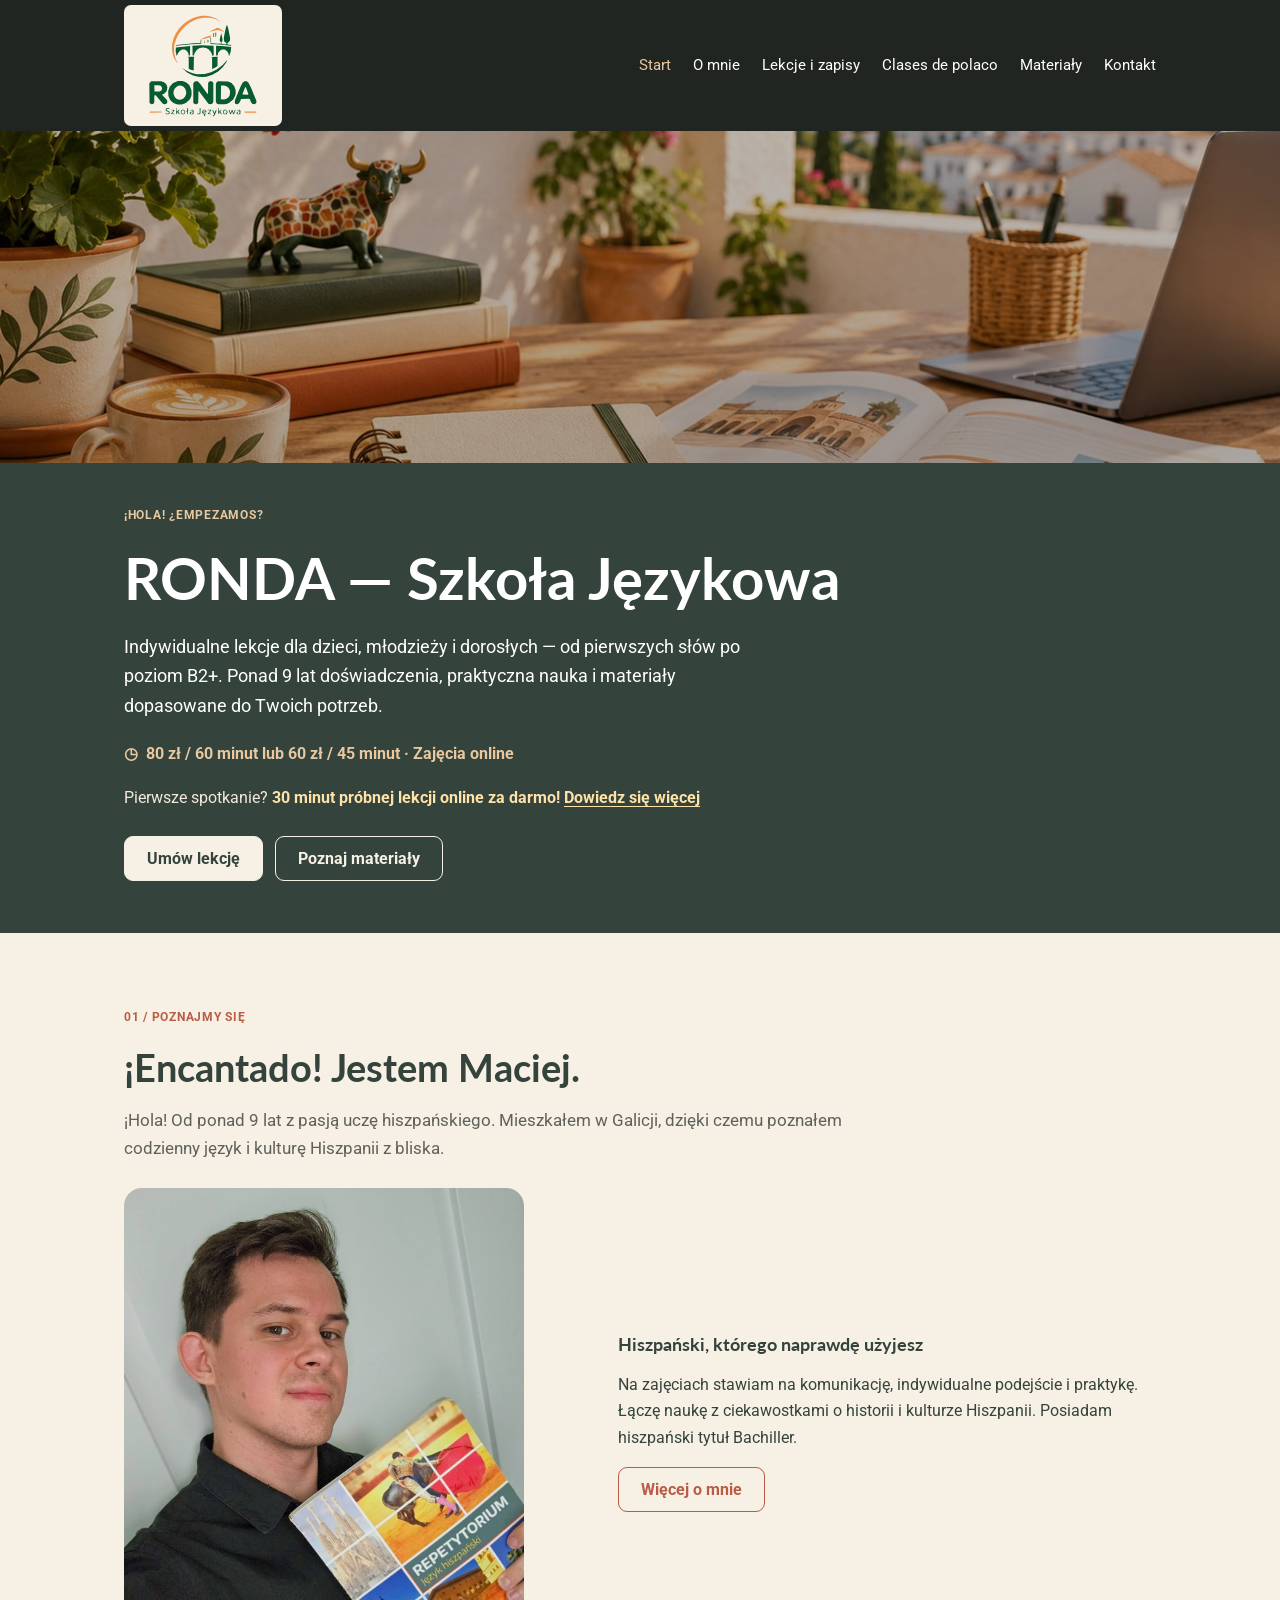
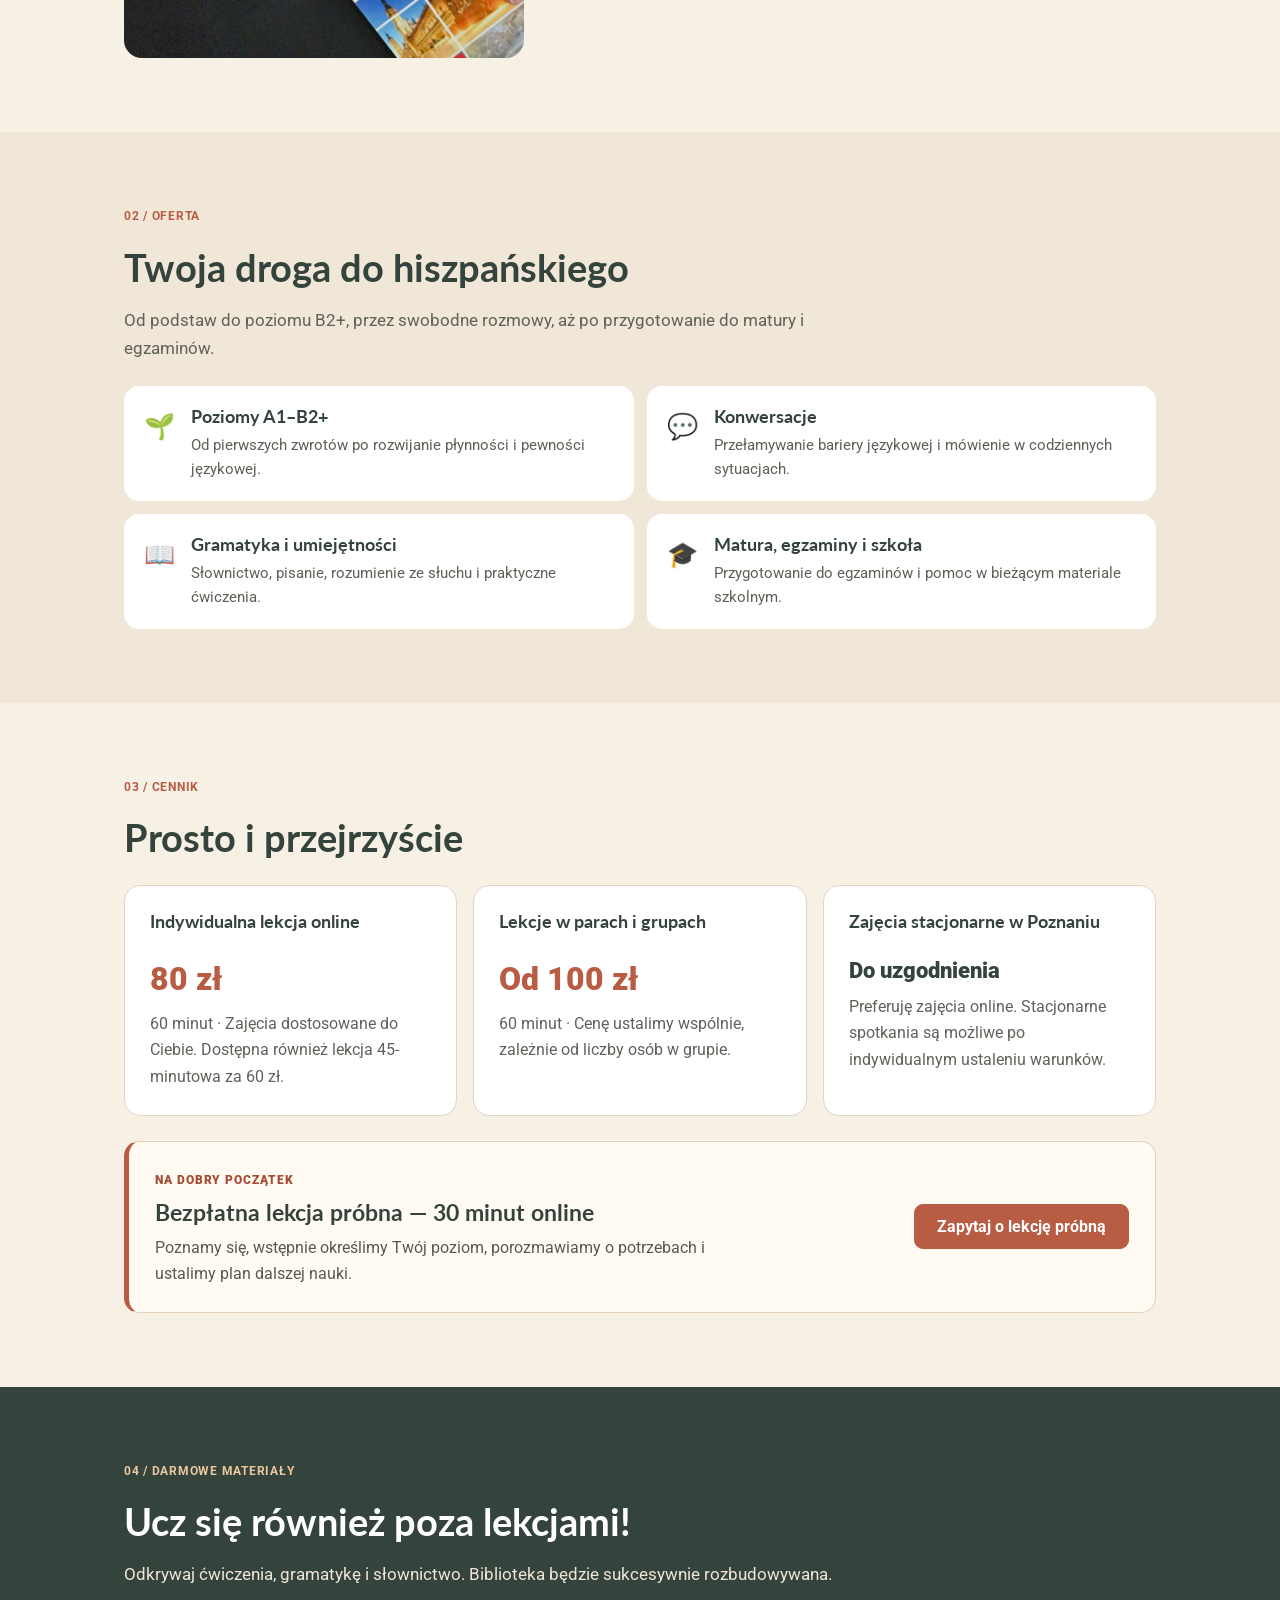
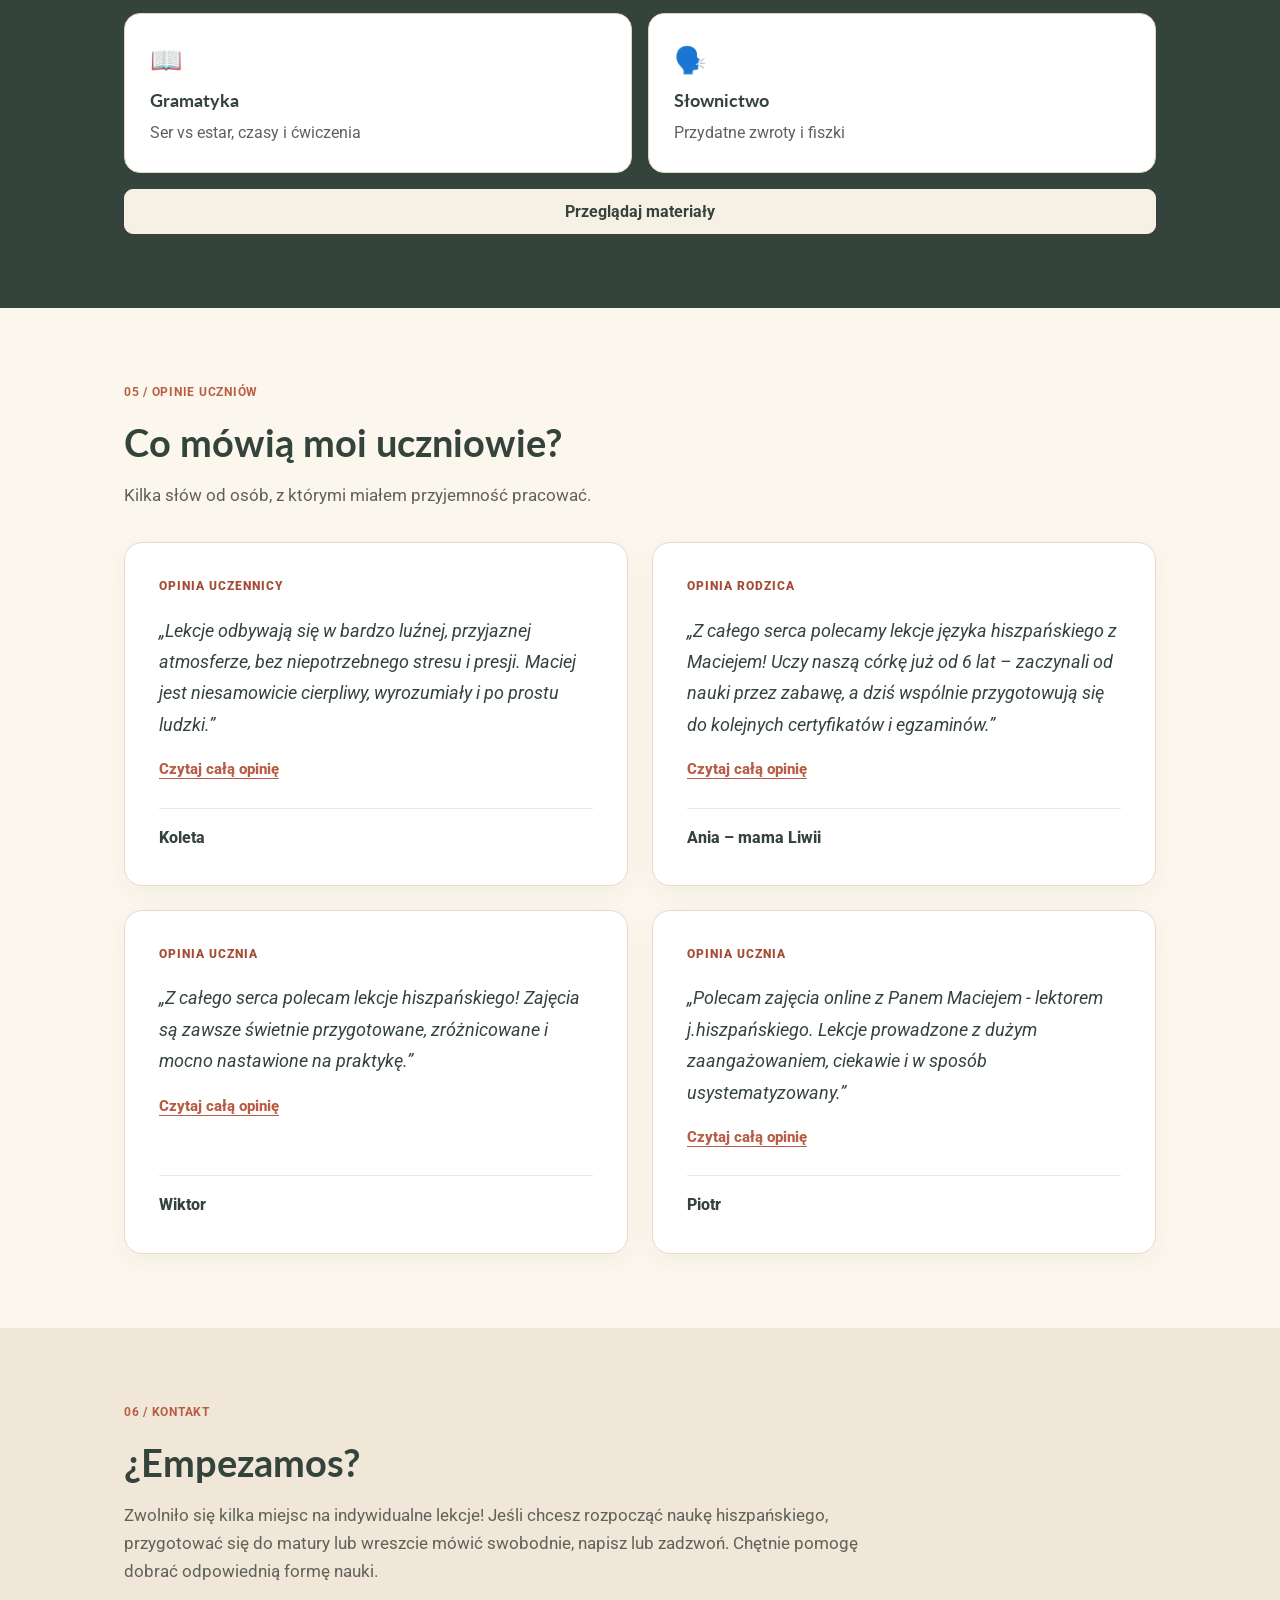
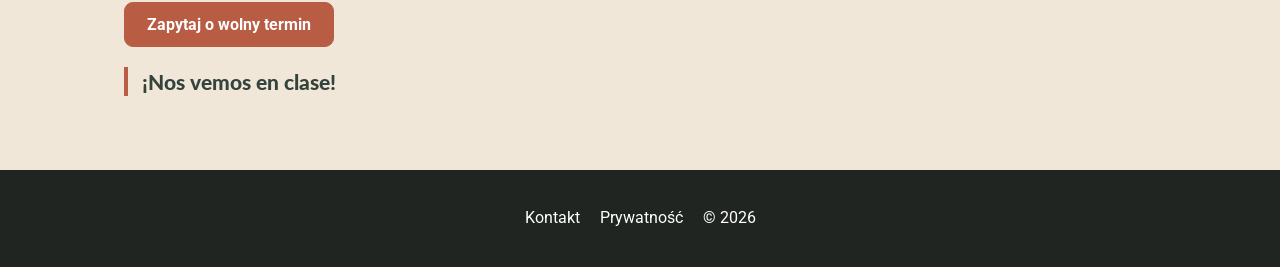
<file: index.html>
<!doctype html><html lang="pl"><head><meta charset="UTF-8"><meta name="viewport" content="width=device-width,initial-scale=1"><meta name="description" content="Indywidualne lekcje hiszpańskiego online: 80 zł za 60 minut lub 60 zł za 45 minut. Lekcje w parach i grupach od 100 zł za 60 minut. Bezpłatna lekcja próbna online 30 minut."><meta name="theme-color" content="#34443c"><title>Strona główna | RONDA — Szkoła Językowa</title><link rel="icon" href="assets/img/favicon.svg?v=20261110-ronda" type="image/svg+xml"><link rel="stylesheet" href="assets/css/style.css?v=20261110-ronda"></head><body><a class="skip" href="#main">Przejdź do treści</a><header class="header"><div class="wrap nav"><a class="brand" href="index.html"><img src="assets/img/logo-ronda.svg?v=20261110" alt="RONDA — Szkoła Językowa"></a><button id="menu-toggle" aria-label="Otwórz menu" aria-controls="main-nav" aria-expanded="false">☰</button><nav id="main-nav" aria-label="Menu główne"><a href="index.html" aria-current="page">Start</a><a href="o-mnie.html" >O mnie</a><a href="lekcje.html" >Lekcje i zapisy</a><a href="polaco.html" lang="es" title="Clases de polaco para hispanohablantes">Clases de polaco</a><a href="materialy.html" >Materiały</a><a href="kontakt.html" >Kontakt</a></nav></div></header><main id="main"><section class="hero"><div class="hero-photo" role="img" aria-label="Śródziemnomorskie miejsce do nauki hiszpańskiego"></div><div class="wrap hero-content"><p class="eyebrow">¡HOLA! ¿EMPEZAMOS?</p><h1>RONDA — Szkoła Językowa</h1><p>Indywidualne lekcje dla dzieci, młodzieży i dorosłych — od pierwszych słów po poziom B2+. Ponad 9 lat doświadczenia, praktyczna nauka i materiały dopasowane do Twoich potrzeb.</p><div class="hero-price">◷ &nbsp;80 zł / 60 minut lub 60 zł / 45 minut · Zajęcia online</div><p class="hero-trial">Pierwsze spotkanie? <strong>30 minut próbnej lekcji online za darmo!</strong> <a href="kontakt.html#lekcja-probna">Dowiedz się więcej</a></p><div class="actions"><a class="btn btn-light" href="kontakt.html#dane-kontaktowe">Umów lekcję</a><a class="btn btn-outline-light" href="materialy.html">Poznaj materiały</a></div></div></section><section class="section "><div class="wrap"><p class="eyebrow">01 / POZNAJMY SIĘ</p><h2>¡Encantado! Jestem Maciej.</h2><p class="lead">¡Hola! Od ponad 9 lat z pasją uczę hiszpańskiego. Mieszkałem w Galicji, dzięki czemu poznałem codzienny język i kulturę Hiszpanii z bliska.</p><div class="split"><img class="portrait" src="assets/img/maciej.jpg" alt="Maciej z podręcznikiem do nauki języka hiszpańskiego"><div><h3>Hiszpański, którego naprawdę użyjesz</h3><p>Na zajęciach stawiam na komunikację, indywidualne podejście i praktykę. Łączę naukę z ciekawostkami o historii i kulturze Hiszpanii. Posiadam hiszpański tytuł Bachiller.</p><a class="btn btn-line" href="o-mnie.html">Więcej o mnie</a></div></div></div></section><section class="section "><div class="wrap"><p class="eyebrow">02 / OFERTA</p><h2>Twoja droga do hiszpańskiego</h2><p class="lead">Od podstaw do poziomu B2+, przez swobodne rozmowy, aż po przygotowanie do matury i egzaminów.</p><div class="offer-grid"><div class="offer-card"><span class="offer-icon" aria-hidden="true">🌱</span><div><h3>Poziomy A1–B2+</h3><p>Od pierwszych zwrotów po rozwijanie płynności i pewności językowej.</p></div></div><div class="offer-card"><span class="offer-icon" aria-hidden="true">💬</span><div><h3>Konwersacje</h3><p>Przełamywanie bariery językowej i mówienie w codziennych sytuacjach.</p></div></div><div class="offer-card"><span class="offer-icon" aria-hidden="true">📖</span><div><h3>Gramatyka i umiejętności</h3><p>Słownictwo, pisanie, rozumienie ze słuchu i praktyczne ćwiczenia.</p></div></div><div class="offer-card"><span class="offer-icon" aria-hidden="true">🎓</span><div><h3>Matura, egzaminy i szkoła</h3><p>Przygotowanie do egzaminów i pomoc w bieżącym materiale szkolnym.</p></div></div></div></div></section><section class="section "><div class="wrap"><p class="eyebrow">03 / CENNIK</p><h2>Prosto i przejrzyście</h2><p class="lead"></p><div class="cards three"><article class="price-card"><h3>Indywidualna lekcja online</h3><p class="price">80 zł</p><p>60 minut · Zajęcia dostosowane do Ciebie. Dostępna również lekcja 45-minutowa za 60 zł.</p></article><article class="price-card"><h3>Lekcje w parach i grupach</h3><p class="price">Od 100 zł</p><p>60 minut · Cenę ustalimy wspólnie, zależnie od liczby osób w grupie.</p></article><article class="price-card"><h3>Zajęcia stacjonarne w Poznaniu</h3><p class="price alt">Do uzgodnienia</p><p>Preferuję zajęcia online. Stacjonarne spotkania są możliwe po indywidualnym ustaleniu warunków.</p></article></div><aside class="trial-promo" aria-label="Bezpłatna lekcja próbna"><div><span class="trial-label">NA DOBRY POCZĄTEK</span><h3>Bezpłatna lekcja próbna — 30 minut online</h3><p>Poznamy się, wstępnie określimy Twój poziom, porozmawiamy o potrzebach i ustalimy plan dalszej nauki.</p></div><a class="btn" href="kontakt.html#dane-kontaktowe">Zapytaj o lekcję próbną</a></aside></div></section><section class="section dark"><div class="wrap"><p class="eyebrow">04 / DARMOWE MATERIAŁY</p><h2>Ucz się również poza lekcjami!</h2><p class="lead">Odkrywaj ćwiczenia, gramatykę i słownictwo. Biblioteka będzie sukcesywnie rozbudowywana.</p><div class="cards two"><a class="tile" href="materialy.html?temat=gramatyka"><span>📖</span><h3>Gramatyka</h3><p>Ser vs estar, czasy i ćwiczenia</p></a><a class="tile" href="materialy.html?temat=slownictwo"><span>🗣️</span><h3>Słownictwo</h3><p>Przydatne zwroty i fiszki</p></a></div><a class="btn btn-light full" href="materialy.html">Przeglądaj materiały</a></div></section><section class="section testimonials-section" id="opinie" aria-labelledby="testimonials-title"><div class="wrap"><p class="eyebrow">05 / OPINIE UCZNIÓW</p><h2 id="testimonials-title">Co mówią moi uczniowie?</h2><p class="lead testimonials-lead">Kilka słów od osób, z którymi miałem przyjemność pracować.</p><div class="testimonials-grid" data-review-count="4"><article class="testimonial-card"><span class="testimonial-kicker">OPINIA UCZENNICY</span><details class="testimonial-details"><summary><span class="testimonial-excerpt">„Lekcje odbywają się w bardzo luźnej, przyjaznej atmosferze, bez niepotrzebnego stresu i presji. Maciej jest niesamowicie cierpliwy, wyrozumiały i po prostu ludzki.”</span><span class="testimonial-action"><span class="testimonial-action-open">Czytaj całą opinię</span><span class="testimonial-action-close">Zwiń opinię</span></span></summary><blockquote class="testimonial-full"><p>„Lekcje odbywają się w bardzo luźnej, przyjaznej atmosferze, bez niepotrzebnego stresu i presji. Maciej jest niesamowicie cierpliwy, wyrozumiały i po prostu ludzki. Można się dogadać, zmienić plany, przełożyć coś, kiedy życie trochę pokrzyżuje szyki, i zawsze spotyka się to ze zrozumieniem. Nie ma nerwów, zniecierpliwienia ani poczucia, że za coś trzeba przepraszać. Do tego ziomalskie podejście, dzięki któremu nauka jest przyjemnością. Super człowiek i świetny nauczyciel. Polecam z całego serca!”</p></blockquote></details><cite class="testimonial-author">Koleta</cite></article><article class="testimonial-card"><span class="testimonial-kicker">OPINIA RODZICA</span><details class="testimonial-details"><summary><span class="testimonial-excerpt">„Z całego serca polecamy lekcje języka hiszpańskiego z Maciejem! Uczy naszą córkę już od 6 lat – zaczynali od nauki przez zabawę, a dziś wspólnie przygotowują się do kolejnych certyfikatów i egzaminów.”</span><span class="testimonial-action"><span class="testimonial-action-open">Czytaj całą opinię</span><span class="testimonial-action-close">Zwiń opinię</span></span></summary><blockquote class="testimonial-full"><p>„Z całego serca polecamy lekcje języka hiszpańskiego z Maciejem! Uczy naszą córkę już od 6 lat – zaczynali od nauki przez zabawę, a dziś wspólnie przygotowują się do kolejnych certyfikatów i egzaminów.</p><p>Maciej jest niezwykle cierpliwy, uważny i metodyczny. Dużą wagę przykłada do dokładnego wyjaśniania zagadnień, utrwalania nowego materiału i regularnych powtórek. Jednocześnie potrafi doskonale dopasować metody pracy do wieku, potrzeb i możliwości dziecka. Korzysta z różnorodnych materiałów i pomocy dydaktycznych – podręczników, ćwiczeń, kart pracy, quizów, filmików, książek czy krzyżówek. Co jednak szczególnie cenne, potrafi wyjść poza tradycyjne ramy lekcji i przenieść naukę do codziennego życia. Oklejanie przedmiotów w pokoju hiszpańskimi nazwami, aby utrwalić słownictwo, czy wspólny spacer po okolicy, podczas którego dziecko opisywało drogę i kierunki po hiszpańsku, to tylko niektóre z pomysłów, dzięki którym nauka staje się ciekawa, naturalna i naprawdę angażująca.</p><p>Świetnie motywuje, docenia postępy, a jednocześnie konstruktywnie wskazuje obszary do dalszej pracy. Co najważniejsze, nasza córka po sześciu latach nadal z przyjemnością czeka na kolejne lekcje. W jej opinii Maciej jest „genialnym nauczycielem” – a z ust nastolatki to naprawdę wyjątkowy komplement!</p><p>Polecamy Macieja z pełnym przekonaniem każdemu, kto szuka zaangażowanego, profesjonalnego nauczyciela, który nie tylko skutecznie uczy języka, ale także potrafi zarazić nim swoją pasją!”</p></blockquote></details><cite class="testimonial-author">Ania – mama Liwii</cite></article><article class="testimonial-card"><span class="testimonial-kicker">OPINIA UCZNIA</span><details class="testimonial-details"><summary><span class="testimonial-excerpt">„Z całego serca polecam lekcje hiszpańskiego! Zajęcia są zawsze świetnie przygotowane, zróżnicowane i mocno nastawione na praktykę.”</span><span class="testimonial-action"><span class="testimonial-action-open">Czytaj całą opinię</span><span class="testimonial-action-close">Zwiń opinię</span></span></summary><blockquote class="testimonial-full"><p>„Z całego serca polecam lekcje hiszpańskiego! Zajęcia są zawsze świetnie przygotowane, zróżnicowane i mocno nastawione na praktykę. Maciej ma wspaniałe podejście, potrafi świetnie zmotywować i tłumaczy nawet trudniejsze zagadnienia w prosty sposób. Atmosfera jest bardzo swobodna, co całkowicie pomaga przełamać barierę językową. Widzę u siebie ogromne postępy i z przyjemnością kontynuuję naukę.”</p></blockquote></details><cite class="testimonial-author">Wiktor</cite></article><article class="testimonial-card"><span class="testimonial-kicker">OPINIA UCZNIA</span><details class="testimonial-details"><summary><span class="testimonial-excerpt">„Polecam zajęcia online z Panem Maciejem - lektorem j.hiszpańskiego. Lekcje prowadzone z dużym zaangażowaniem, ciekawie i w sposób usystematyzowany.”</span><span class="testimonial-action"><span class="testimonial-action-open">Czytaj całą opinię</span><span class="testimonial-action-close">Zwiń opinię</span></span></summary><blockquote class="testimonial-full"><p>„Polecam zajęcia online z Panem Maciejem - lektorem j.hiszpańskiego. Lekcje prowadzone z dużym zaangażowaniem, ciekawie i w sposób usystematyzowany. P. Maciej dostosowuje program nauki do indywidualnych potrzeb ucznia.”</p></blockquote></details><cite class="testimonial-author">Piotr</cite></article></div></div></section><section class="section "><div class="wrap"><p class="eyebrow">06 / KONTAKT</p><h2>¿Empezamos?</h2><p class="lead">Zwolniło się kilka miejsc na indywidualne lekcje! Jeśli chcesz rozpocząć naukę hiszpańskiego, przygotować się do matury lub wreszcie mówić swobodnie, napisz lub zadzwoń. Chętnie pomogę dobrać odpowiednią formę nauki.</p><a class="btn" href="kontakt.html#dane-kontaktowe">Zapytaj o wolny termin</a><p class="contact-tagline">¡Nos vemos en clase!</p></div></section></main><footer><div class="wrap footer-inner"><div class="foot-links"><a href="kontakt.html">Kontakt</a><a href="polityka-prywatnosci.html">Prywatność</a><span>© <span id="year">2026</span></span></div></div></footer><script src="assets/js/main.js?v=20261109-opinie-karty" defer></script></body></html>
</file>
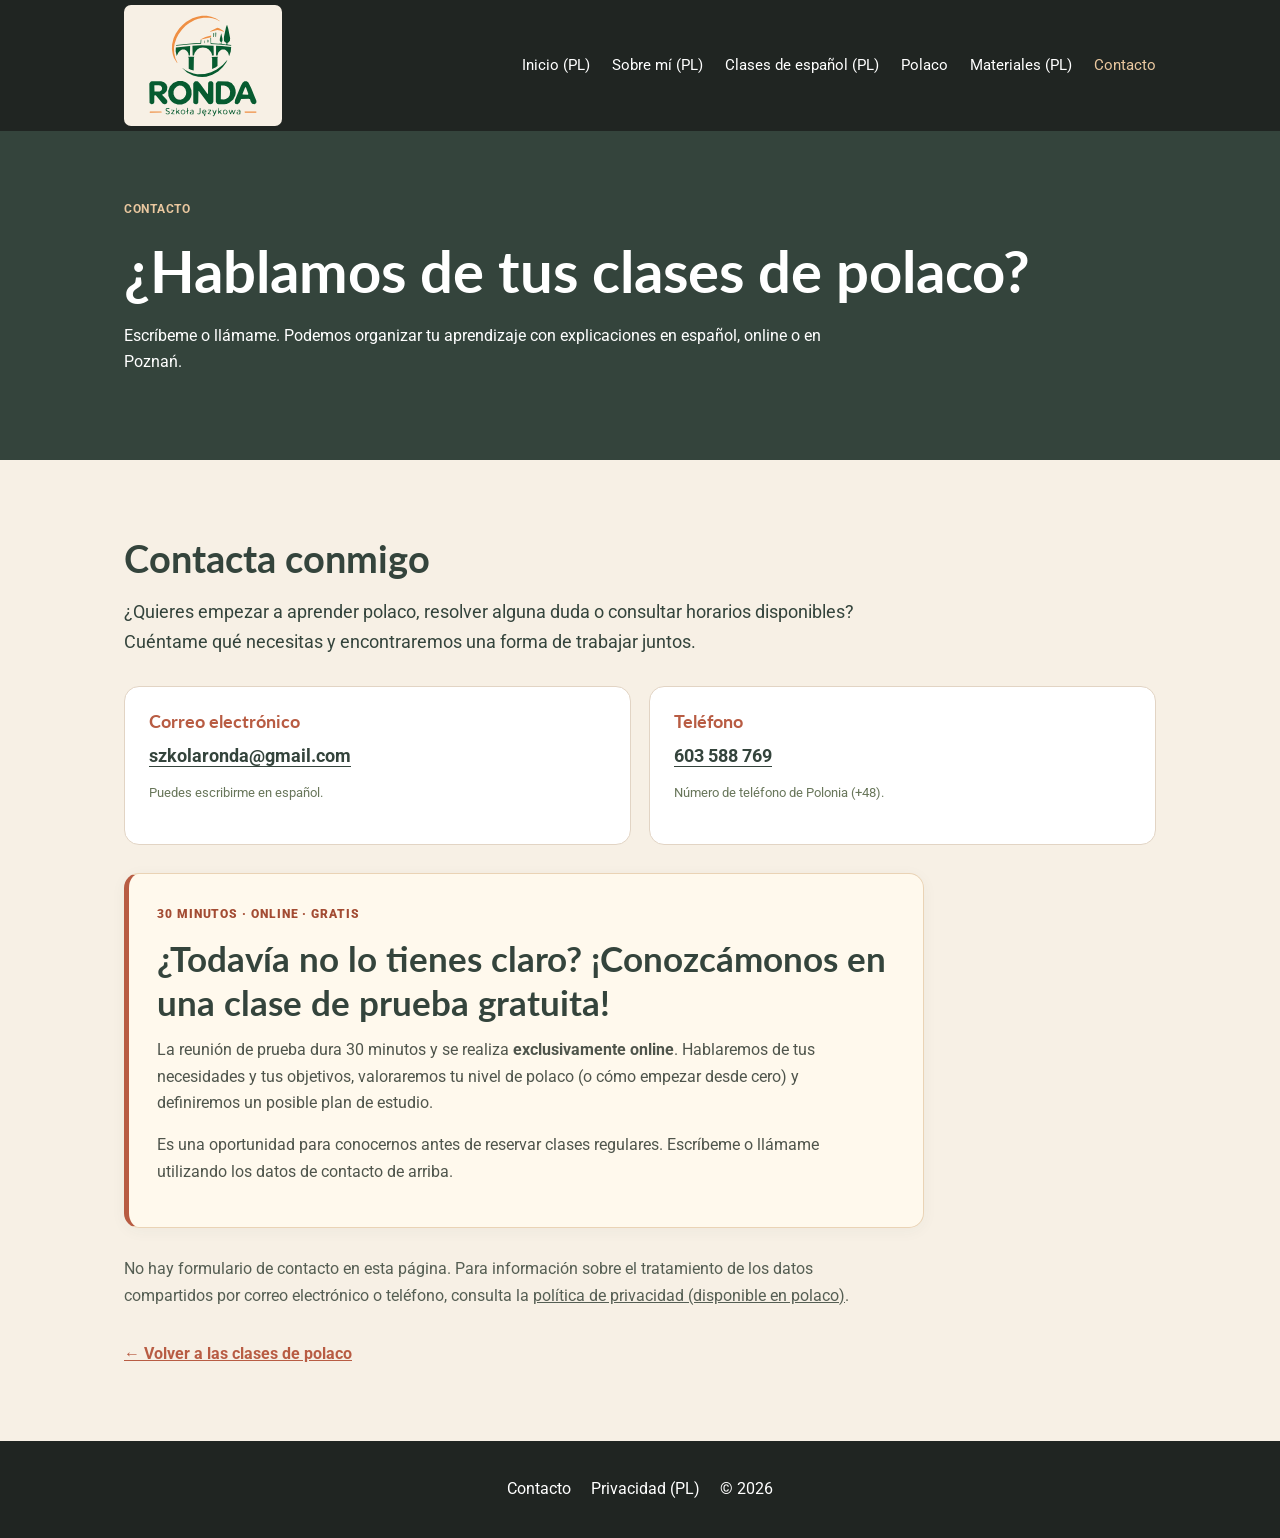
<file: contacto.html>
<!doctype html>
<html lang="es">
<head>
  <meta charset="UTF-8">
  <meta name="viewport" content="width=device-width,initial-scale=1">
  <meta name="description" content="Contacto para clases de polaco con explicaciones en español. Consulta una clase de prueba online gratuita de 30 minutos con Maciej.">
  <meta name="theme-color" content="#34443c">
  <title>Contacto | RONDA — Escuela de Idiomas</title>
  <link rel="icon" href="assets/img/favicon.svg?v=20261110-ronda" type="image/svg+xml">
  <link rel="stylesheet" href="assets/css/style.css?v=20261110-ronda">
  <style>
    .contacto-page .contacto-intro{font-size:1.1rem;line-height:1.7;max-width:740px}
    .contacto-page .contacto-methods{display:grid;grid-template-columns:repeat(2,minmax(0,1fr));gap:18px;margin:28px 0}
    .contacto-page .contacto-method{background:#fff;border:1px solid #e2d4c4;border-radius:15px;padding:24px;min-width:0}
    .contacto-page .contacto-method h3{color:#b85c43;margin-bottom:8px}
    .contacto-page .contacto-method a{font-size:1.12rem;font-weight:700;overflow-wrap:anywhere;text-underline-offset:4px}
    .contacto-page .contacto-card{max-width:800px}
    .contacto-page .contacto-card h2{font-size:clamp(1.55rem,3.2vw,2.2rem);margin:10px 0 13px}
    .contacto-page .contacto-card p{max-width:720px}
    .contacto-page .contacto-notice{max-width:780px;margin-top:28px;color:#555e53}
    .contacto-page .contacto-back{display:inline-block;margin-top:16px;color:#b85c43;font-weight:700}
    @media(max-width:750px){.contacto-page .contacto-methods{grid-template-columns:1fr}.contacto-page .contacto-method{padding:18px}}
  </style>
</head>
<body>
<a class="skip" href="#main">Ir al contenido</a>
<header class="header"><div class="wrap nav">
  <a class="brand" href="index.html" aria-label="RONDA — volver a la página principal"><img src="assets/img/logo-ronda.svg?v=20261110" alt="RONDA — Szkoła Językowa"></a>
  <button id="menu-toggle" aria-label="Abrir menú" aria-controls="main-nav" aria-expanded="false">☰</button>
  <nav id="main-nav" aria-label="Navegación principal">
    <a href="index.html" title="Página disponible en polaco">Inicio (PL)</a>
    <a href="o-mnie.html" title="Página disponible en polaco">Sobre mí (PL)</a>
    <a href="lekcje.html" title="Página disponible en polaco">Clases de español (PL)</a>
    <a href="polaco.html">Polaco</a>
    <a href="materialy.html" title="Página disponible en polaco">Materiales (PL)</a>
    <a href="contacto.html" aria-current="page">Contacto</a>
  </nav>
</div></header>
<main id="main" class="contacto-page">
  <section class="page-hero"><div class="wrap">
    <p class="eyebrow">CONTACTO</p>
    <h1>¿Hablamos de tus clases de polaco?</h1>
    <p>Escríbeme o llámame. Podemos organizar tu aprendizaje con explicaciones en español, online o en Poznań.</p>
  </div></section>
  <section class="section"><div class="wrap">
    <h2>Contacta conmigo</h2>
    <p class="contacto-intro">¿Quieres empezar a aprender polaco, resolver alguna duda o consultar horarios disponibles? Cuéntame qué necesitas y encontraremos una forma de trabajar juntos.</p>
    <div class="contacto-methods" id="datos">
      <div class="contacto-method"><h3>Correo electrónico</h3><a href="mailto:szkolaronda@gmail.com">szkolaronda@gmail.com</a><p class="small">Puedes escribirme en español.</p></div>
      <div class="contacto-method"><h3>Teléfono</h3><a href="tel:+48603588769">603 588 769</a><p class="small">Número de teléfono de Polonia (+48).</p></div>
    </div>
    <section class="trial-card contacto-card" aria-labelledby="contacto-prueba">
      <span class="trial-label">30 MINUTOS · ONLINE · GRATIS</span>
      <h2 id="contacto-prueba">¿Todavía no lo tienes claro? ¡Conozcámonos en una clase de prueba gratuita!</h2>
      <p>La reunión de prueba dura 30 minutos y se realiza <strong>exclusivamente online</strong>. Hablaremos de tus necesidades y tus objetivos, valoraremos tu nivel de polaco (o cómo empezar desde cero) y definiremos un posible plan de estudio.</p>
      <p>Es una oportunidad para conocernos antes de reservar clases regulares. Escríbeme o llámame utilizando los datos de contacto de arriba.</p>
    </section>
    <p class="contacto-notice">No hay formulario de contacto en esta página. Para información sobre el tratamiento de los datos compartidos por correo electrónico o teléfono, consulta la <a href="polityka-prywatnosci.html" title="Disponible en polaco">política de privacidad (disponible en polaco)</a>.</p>
    <a class="contacto-back" href="polaco.html">← Volver a las clases de polaco</a>
  </div></section>
</main>
<footer><div class="wrap footer-inner">
  
  <div class="foot-links"><a href="contacto.html" aria-current="page">Contacto</a><a href="polityka-prywatnosci.html" title="Disponible en polaco">Privacidad (PL)</a><span>© <span id="year">2026</span></span></div>
</div></footer>
<script src="assets/js/main.js?v=20261109-opinie-karty" defer></script>
</body>
</html>
</file>
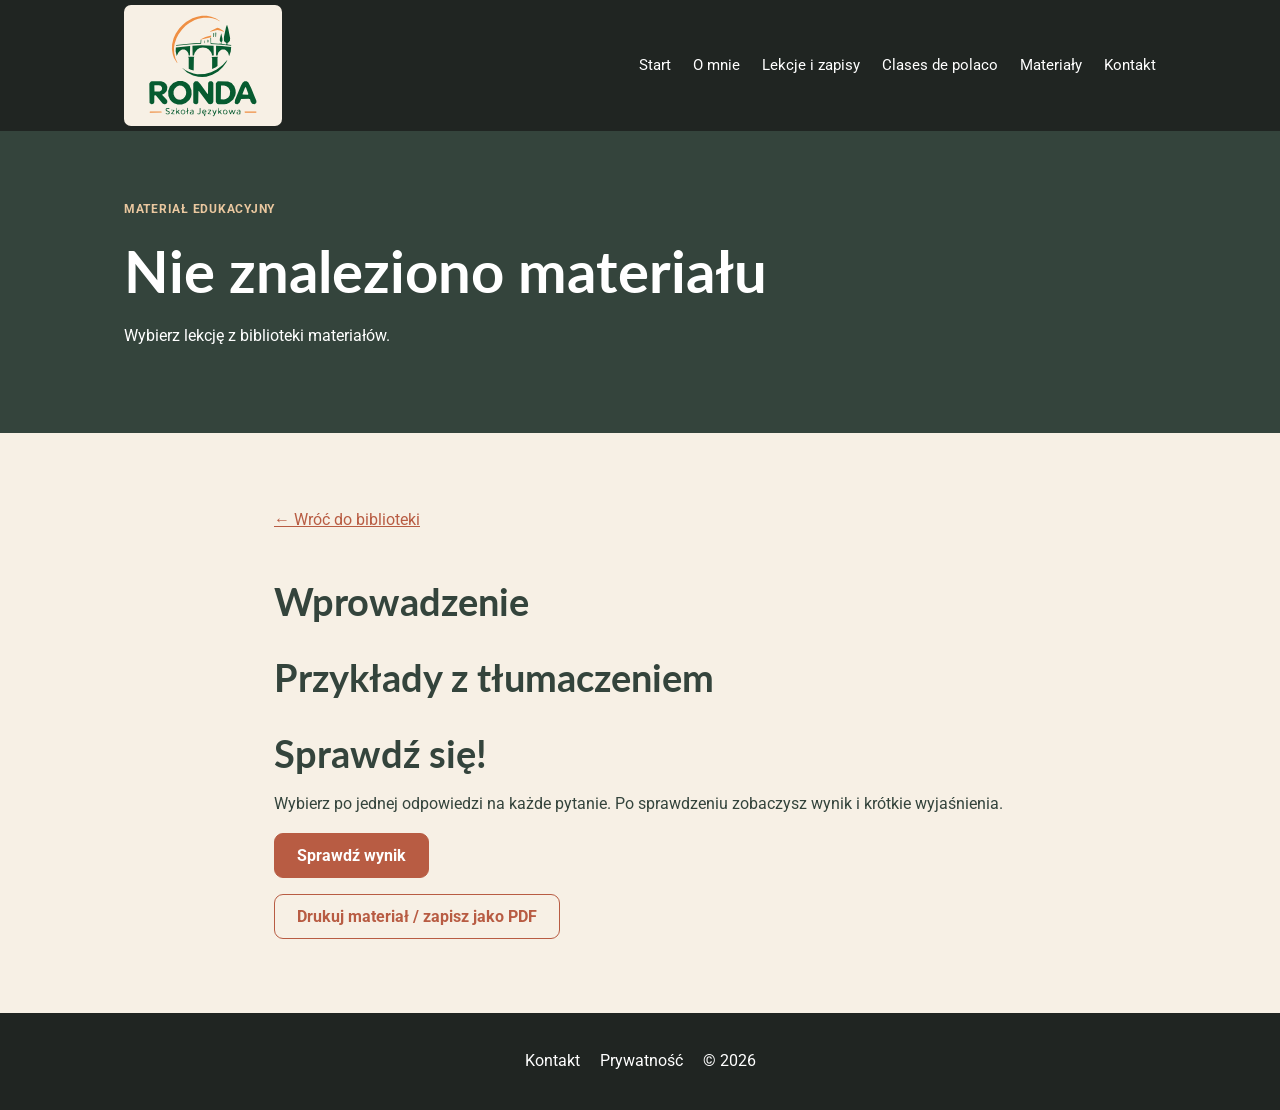
<file: cwiczenie.html>
<!doctype html><html lang="pl"><head><meta charset="UTF-8"><meta name="viewport" content="width=device-width,initial-scale=1"><meta name="description" content="Bezpłatny materiał z języka hiszpańskiego i quiz."><meta name="theme-color" content="#34443c"><title>Ćwiczenia | RONDA — Szkoła Językowa</title><link rel="icon" href="assets/img/favicon.svg?v=20261110-ronda" type="image/svg+xml"><link rel="stylesheet" href="assets/css/style.css?v=20261110-ronda"></head><body><a class="skip" href="#main">Przejdź do treści</a><header class="header"><div class="wrap nav"><a class="brand" href="index.html"><img src="assets/img/logo-ronda.svg?v=20261110" alt="RONDA — Szkoła Językowa"></a><button id="menu-toggle" aria-label="Otwórz menu" aria-controls="main-nav" aria-expanded="false">☰</button><nav id="main-nav" aria-label="Menu główne"><a href="index.html" >Start</a><a href="o-mnie.html" >O mnie</a><a href="lekcje.html" >Lekcje i zapisy</a><a href="polaco.html" lang="es" title="Clases de polaco para hispanohablantes">Clases de polaco</a><a href="materialy.html" >Materiały</a><a href="kontakt.html" >Kontakt</a></nav></div></header><main id="main"><section class="page-hero"><div class="wrap"><p class="eyebrow" id="lesson-label">MATERIAŁ EDUKACYJNY</p><h1 id="lesson-title">Materiał do nauki</h1><p id="lesson-desc"></p></div></section><section class="section"><div class="wrap reading"><a href="materialy.html" class="back">← Wróć do biblioteki</a><h2>Wprowadzenie</h2><div id="lesson-intro"></div><section id="grammar-section" hidden><h2>Wyjaśnienie krok po kroku</h2><div id="grammar-rules"></div></section><h2>Przykłady z tłumaczeniem</h2><div id="examples"></div><section id="reading-section" hidden><h2 id="reading-title">Czytanie ze zrozumieniem</h2><div id="reading-text" class="reading-text" lang="es"></div></section><section id="glossary-section" hidden><h2>Słowniczek do tekstu</h2><dl id="glossary" class="lesson-glossary"></dl></section><h2>Sprawdź się!</h2><p>Wybierz po jednej odpowiedzi na każde pytanie. Po sprawdzeniu zobaczysz wynik i krótkie wyjaśnienia.</p><form id="quiz" class="quiz"><div id="questions"></div><button class="btn" type="submit">Sprawdź wynik</button><p id="result" role="status" aria-live="polite"></p></form><button class="btn btn-line" type="button" onclick="window.print()">Drukuj materiał / zapisz jako PDF</button></div></section></main><footer><div class="wrap footer-inner"><div class="foot-links"><a href="kontakt.html">Kontakt</a><a href="polityka-prywatnosci.html">Prywatność</a><span>© <span id="year">2026</span></span></div></div></footer><script src="assets/js/main.js?v=20261109-opinie-karty" defer></script><script src="assets/js/materials-data.js" defer></script><script src="assets/js/lesson.js?v=20261110-ronda-brand" defer></script></body></html>
</file>
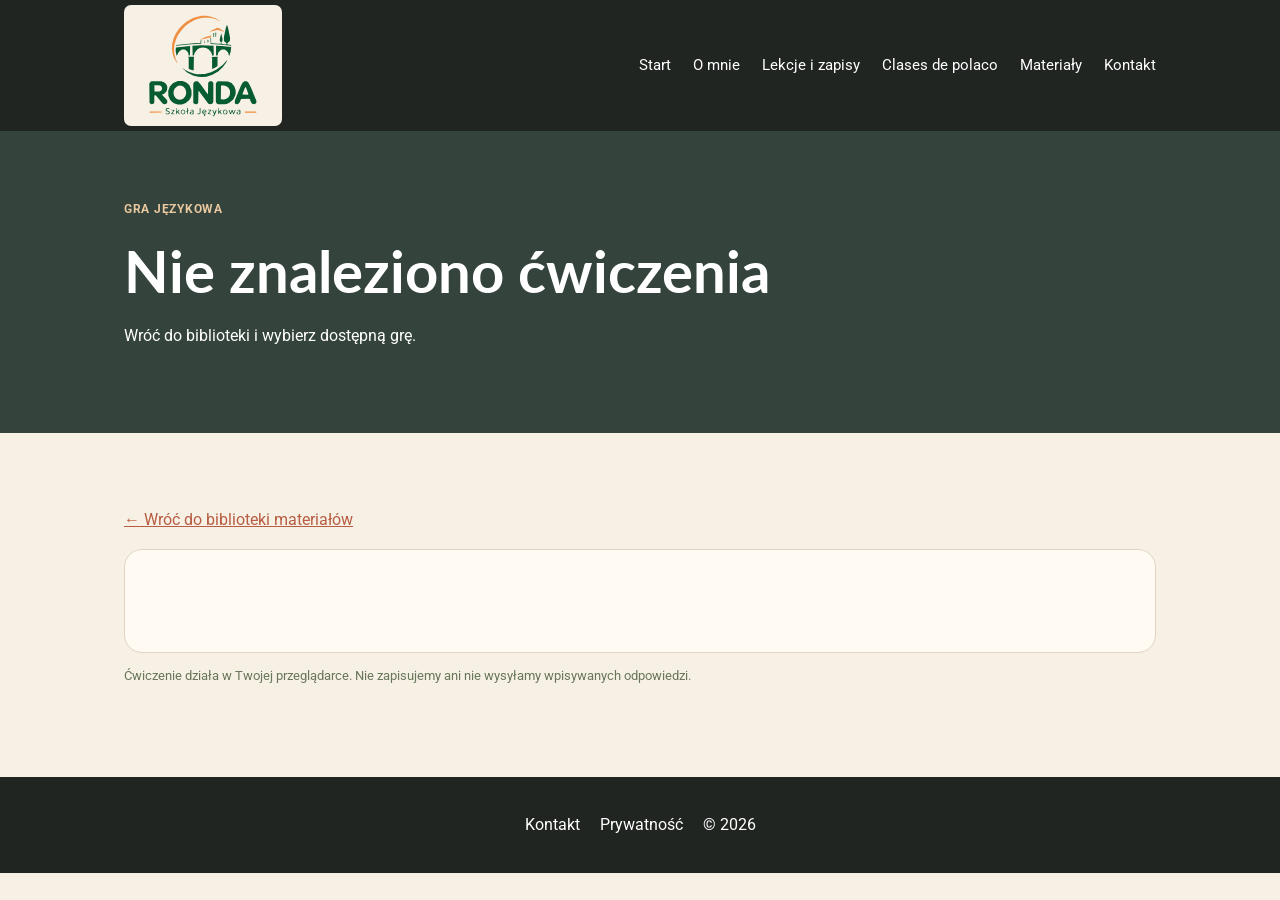
<file: gra.html>
<!doctype html><html lang="pl"><head><meta charset="UTF-8"><meta name="viewport" content="width=device-width,initial-scale=1"><meta name="description" content="Interaktywne gry do nauki hiszpańskiego: krzyżówki, wykreślanki i teksty z lukami."><meta name="theme-color" content="#34443c"><title>Gry językowe | RONDA — Szkoła Językowa</title><link rel="icon" href="assets/img/favicon.svg?v=20261110-ronda" type="image/svg+xml"><link rel="stylesheet" href="assets/css/style.css?v=20261110-ronda"></head><body><a class="skip" href="#main">Przejdź do treści</a><header class="header"><div class="wrap nav"><a class="brand" href="index.html"><img src="assets/img/logo-ronda.svg?v=20261110" alt="RONDA — Szkoła Językowa"></a><button id="menu-toggle" aria-label="Otwórz menu" aria-controls="main-nav" aria-expanded="false">☰</button><nav id="main-nav" aria-label="Menu główne"><a href="index.html" >Start</a><a href="o-mnie.html" >O mnie</a><a href="lekcje.html" >Lekcje i zapisy</a><a href="polaco.html" lang="es" title="Clases de polaco para hispanohablantes">Clases de polaco</a><a href="materialy.html" >Materiały</a><a href="kontakt.html" >Kontakt</a></nav></div></header><main id="main"><section class="page-hero"><div class="wrap"><p class="eyebrow" id="game-label">GRA JĘZYKOWA</p><h1 id="game-title">Ćwiczenie interaktywne</h1><p id="game-desc"></p></div></section><section class="section"><div class="wrap"><a href="materialy.html" class="back">← Wróć do biblioteki materiałów</a><div class="game-panel"><div id="game-content"></div><p id="game-status" class="game-status" role="status" aria-live="polite"></p></div><p class="small">Ćwiczenie działa w Twojej przeglądarce. Nie zapisujemy ani nie wysyłamy wpisywanych odpowiedzi.</p></div></section></main><footer><div class="wrap footer-inner"><div class="foot-links"><a href="kontakt.html">Kontakt</a><a href="polityka-prywatnosci.html">Prywatność</a><span>© <span id="year">2026</span></span></div></div></footer><script src="assets/js/main.js?v=20261109-opinie-karty" defer></script><script src="assets/js/interactive-data.js" defer></script><script src="assets/js/game.js?v=20261110-ronda-brand" defer></script></body></html>
</file>
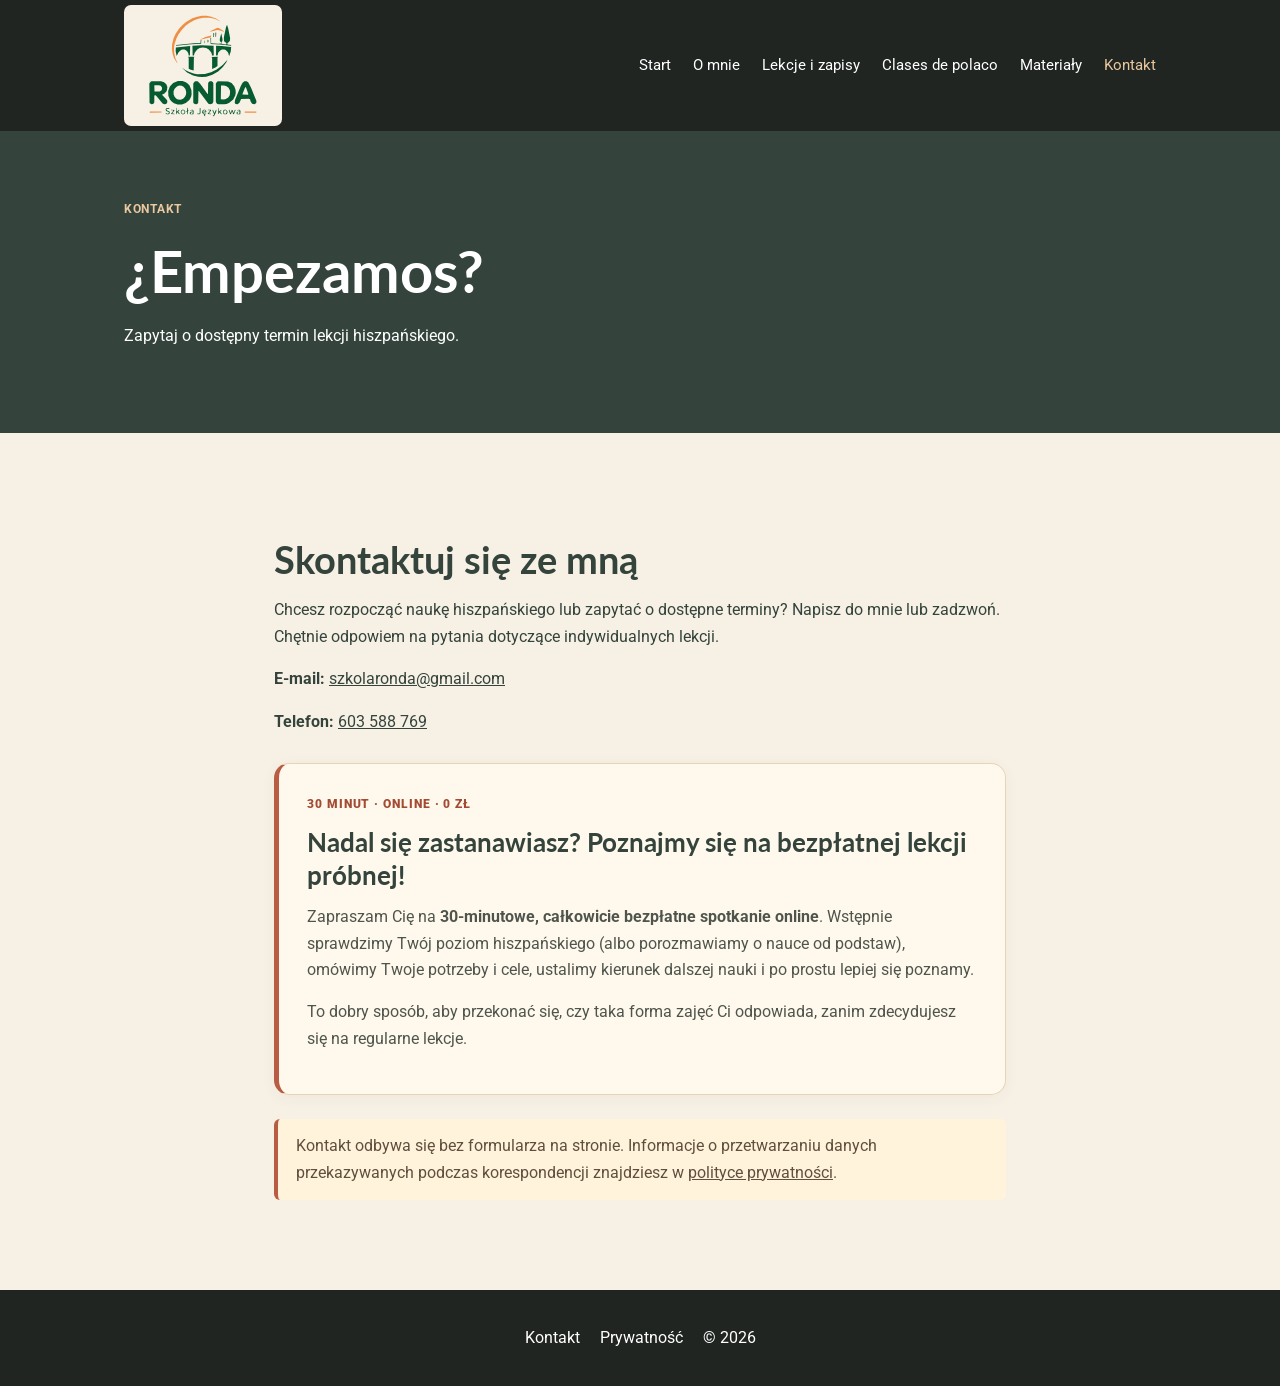
<file: kontakt.html>
<!doctype html><html lang="pl"><head><meta charset="UTF-8"><meta name="viewport" content="width=device-width,initial-scale=1"><meta name="description" content="Umów bezpłatną 30-minutową lekcję próbną hiszpańskiego online. Wstępne określenie poziomu, rozmowa o celach i plan nauki."><meta name="theme-color" content="#34443c"><title>Kontakt | RONDA — Szkoła Językowa</title><link rel="icon" href="assets/img/favicon.svg?v=20261110-ronda" type="image/svg+xml"><link rel="stylesheet" href="assets/css/style.css?v=20261110-ronda"></head><body><a class="skip" href="#main">Przejdź do treści</a><header class="header"><div class="wrap nav"><a class="brand" href="index.html"><img src="assets/img/logo-ronda.svg?v=20261110" alt="RONDA — Szkoła Językowa"></a><button id="menu-toggle" aria-label="Otwórz menu" aria-controls="main-nav" aria-expanded="false">☰</button><nav id="main-nav" aria-label="Menu główne"><a href="index.html" >Start</a><a href="o-mnie.html" >O mnie</a><a href="lekcje.html" >Lekcje i zapisy</a><a href="polaco.html" lang="es" title="Clases de polaco para hispanohablantes">Clases de polaco</a><a href="materialy.html" >Materiały</a><a href="kontakt.html" aria-current="page">Kontakt</a></nav></div></header><main id="main"><section class="page-hero"><div class="wrap"><p class="eyebrow">KONTAKT</p><h1>¿Empezamos?</h1><p>Zapytaj o dostępny termin lekcji hiszpańskiego.</p></div></section><section class="section"><div class="wrap reading"><h2>Skontaktuj się ze mną</h2><p>Chcesz rozpocząć naukę hiszpańskiego lub zapytać o dostępne terminy? Napisz do mnie lub zadzwoń. Chętnie odpowiem na pytania dotyczące indywidualnych lekcji.</p><p id="dane-kontaktowe"><strong>E-mail:</strong> <a href="mailto:szkolaronda@gmail.com">szkolaronda@gmail.com</a></p><p><strong>Telefon:</strong> <a href="tel:+48603588769">603 588 769</a></p><section class="trial-card" id="lekcja-probna" aria-labelledby="trial-contact-title"><span class="trial-label">30 MINUT · ONLINE · 0 ZŁ</span><h3 id="trial-contact-title">Nadal się zastanawiasz? Poznajmy się na bezpłatnej lekcji próbnej!</h3><p>Zapraszam Cię na <strong>30-minutowe, całkowicie bezpłatne spotkanie online</strong>. Wstępnie sprawdzimy Twój poziom hiszpańskiego (albo porozmawiamy o nauce od podstaw), omówimy Twoje potrzeby i cele, ustalimy kierunek dalszej nauki i po prostu lepiej się poznamy.</p><p>To dobry sposób, aby przekonać się, czy taka forma zajęć Ci odpowiada, zanim zdecydujesz się na regularne lekcje.</p></section><p class="note">Kontakt odbywa się bez formularza na stronie. Informacje o przetwarzaniu danych przekazywanych podczas korespondencji znajdziesz w <a href="polityka-prywatnosci.html">polityce prywatności</a>.</p></div></section></main><footer><div class="wrap footer-inner"><div class="foot-links"><a href="kontakt.html">Kontakt</a><a href="polityka-prywatnosci.html">Prywatność</a><span>© <span id="year">2026</span></span></div></div></footer><script src="assets/js/main.js?v=20261109-opinie-karty" defer></script></body></html>
</file>
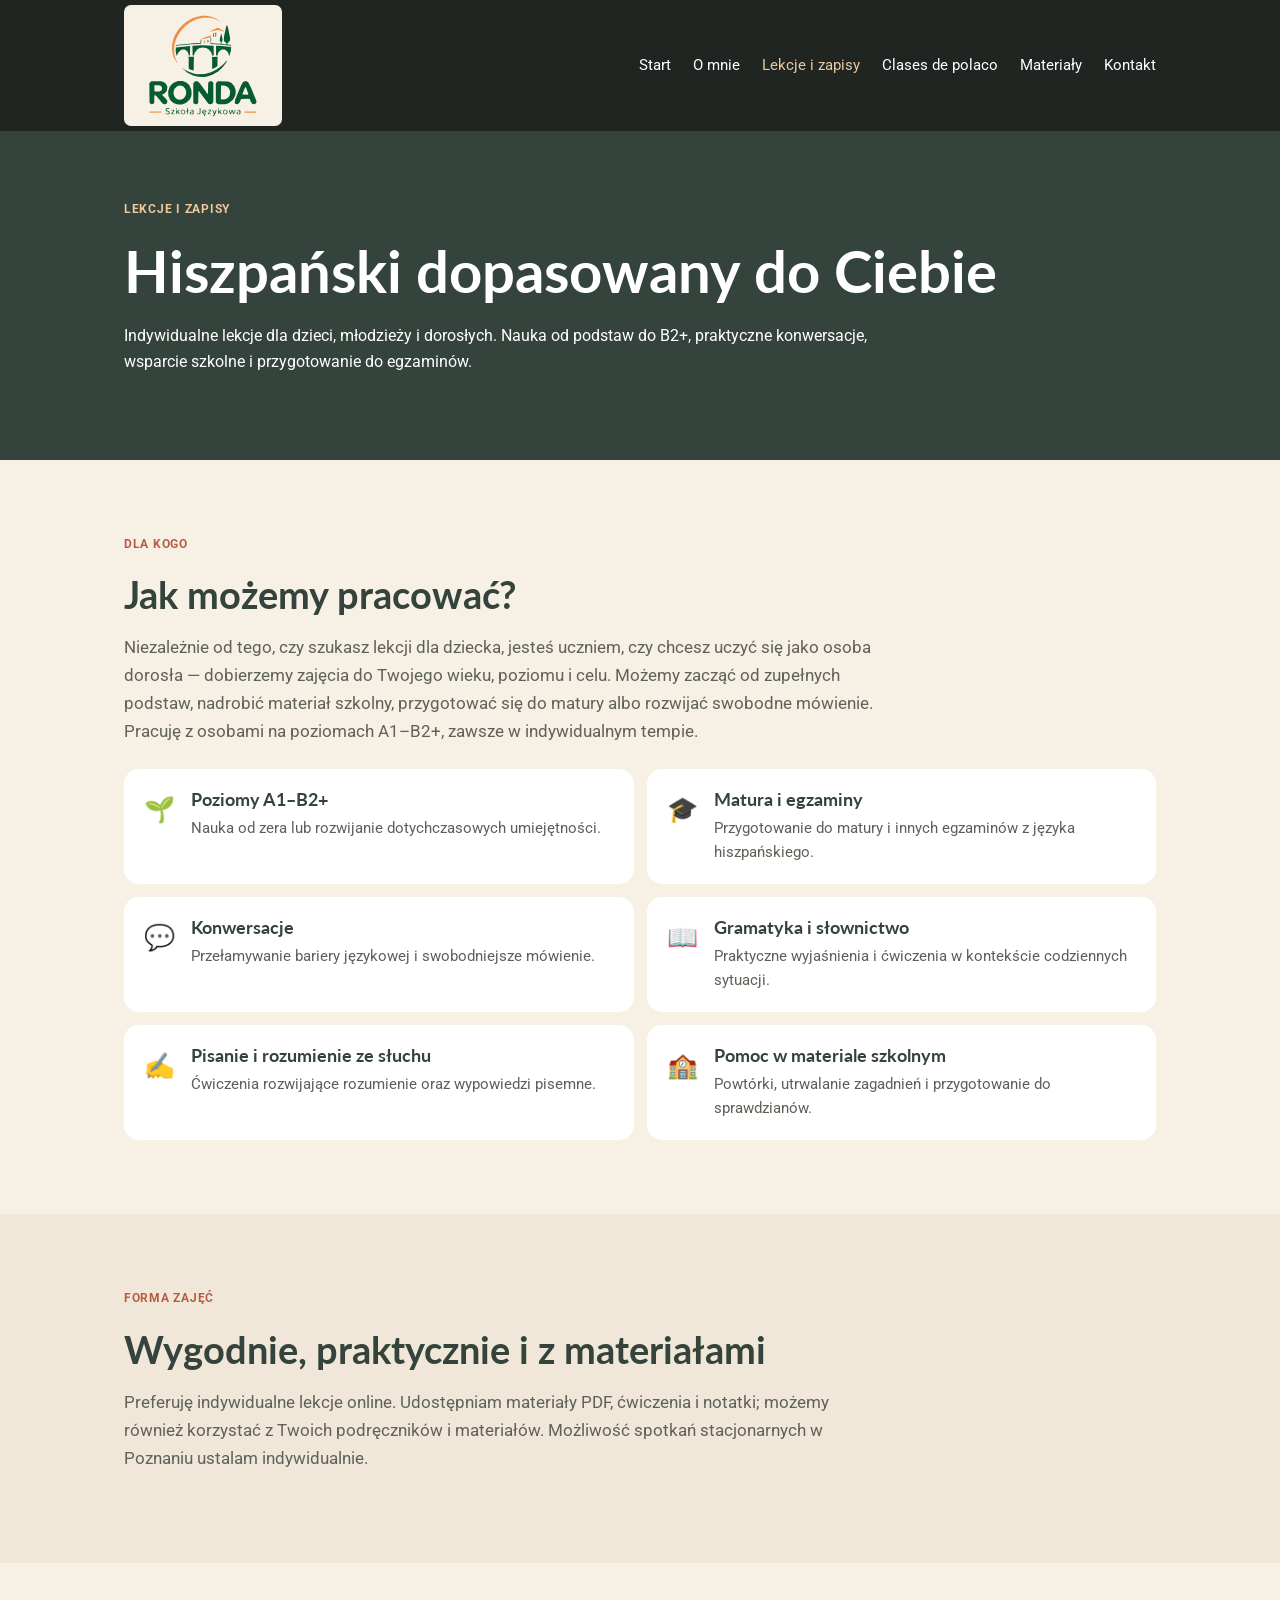
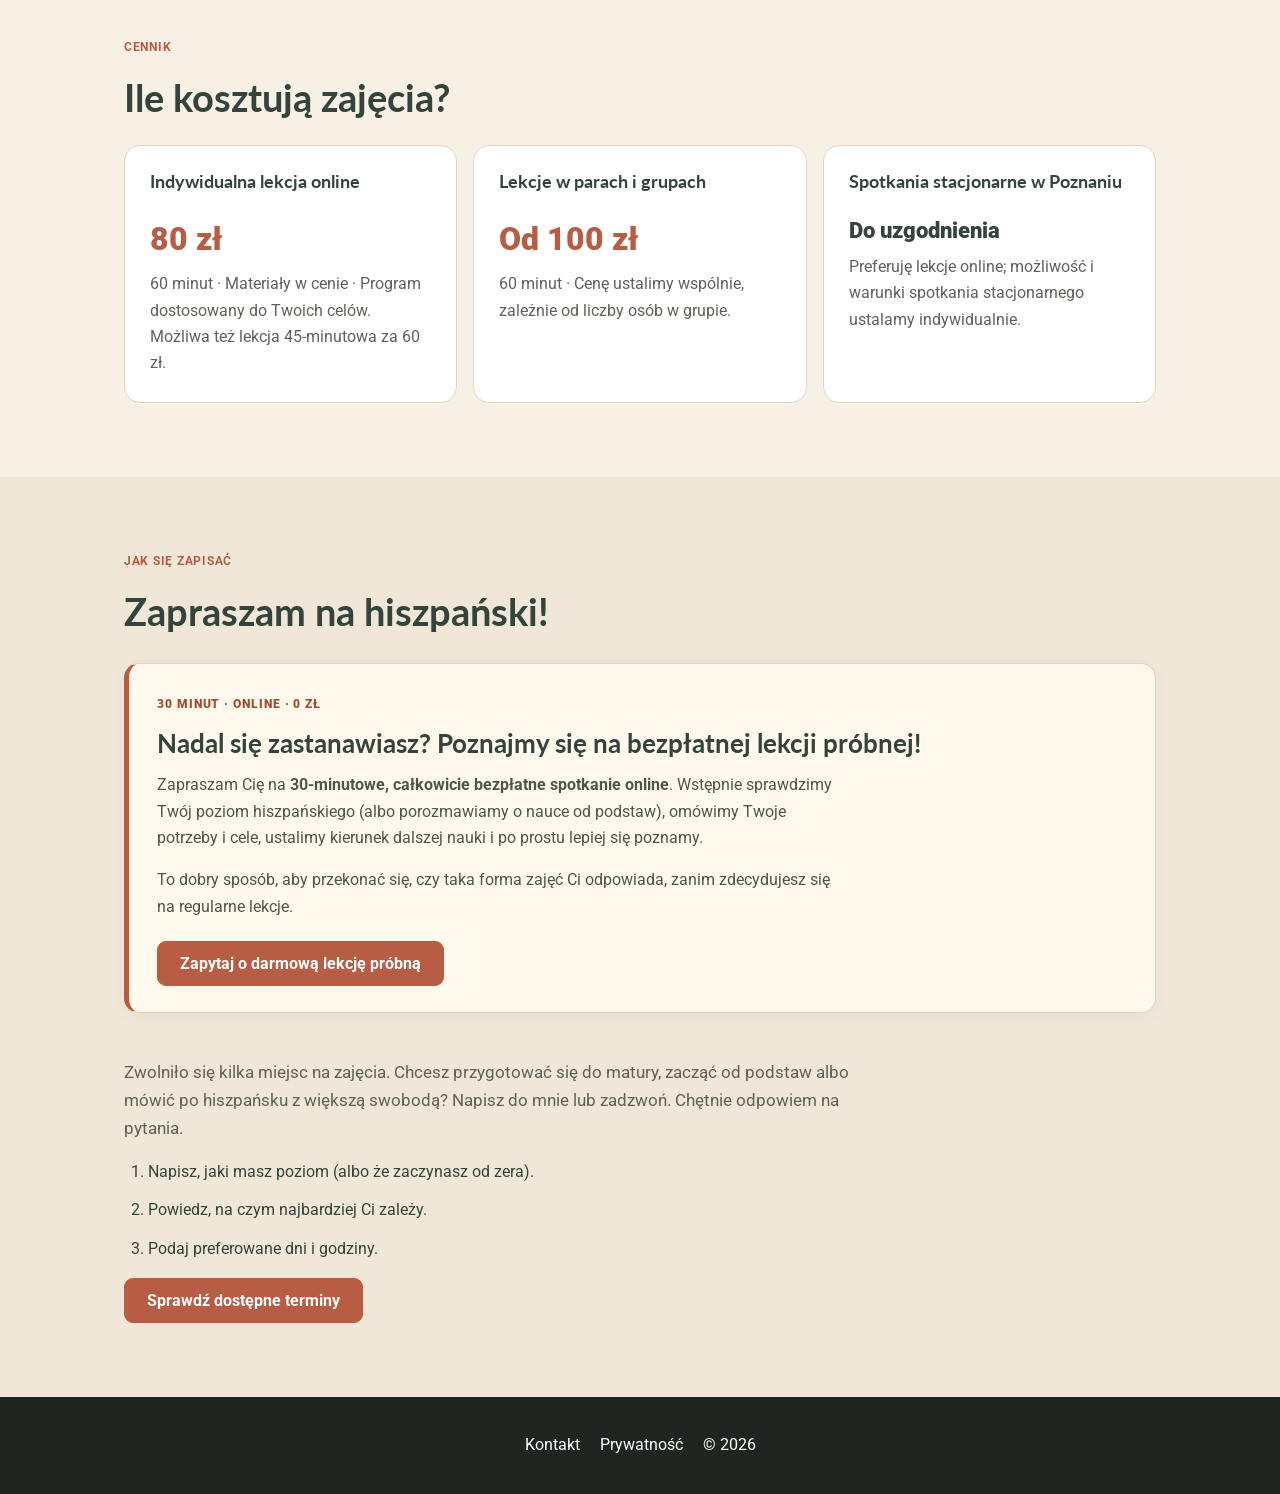
<file: lekcje.html>
<!doctype html><html lang="pl"><head><meta charset="UTF-8"><meta name="viewport" content="width=device-width,initial-scale=1"><meta name="description" content="Indywidualne lekcje hiszpańskiego A1–B2+: 80 zł za 60 minut lub 60 zł za 45 minut. Lekcje grupowe od 100 zł za 60 minut. Lekcja próbna online 30 minut bezpłatnie."><meta name="theme-color" content="#34443c"><title>Lekcje i zapisy | RONDA — Szkoła Językowa</title><link rel="icon" href="assets/img/favicon.svg?v=20261110-ronda" type="image/svg+xml"><link rel="stylesheet" href="assets/css/style.css?v=20261110-ronda"></head><body><a class="skip" href="#main">Przejdź do treści</a><header class="header"><div class="wrap nav"><a class="brand" href="index.html"><img src="assets/img/logo-ronda.svg?v=20261110" alt="RONDA — Szkoła Językowa"></a><button id="menu-toggle" aria-label="Otwórz menu" aria-controls="main-nav" aria-expanded="false">☰</button><nav id="main-nav" aria-label="Menu główne"><a href="index.html" >Start</a><a href="o-mnie.html" >O mnie</a><a href="lekcje.html" aria-current="page">Lekcje i zapisy</a><a href="polaco.html" lang="es" title="Clases de polaco para hispanohablantes">Clases de polaco</a><a href="materialy.html" >Materiały</a><a href="kontakt.html" >Kontakt</a></nav></div></header><main id="main"><section class="page-hero"><div class="wrap"><p class="eyebrow">LEKCJE I ZAPISY</p><h1>Hiszpański dopasowany do Ciebie</h1><p>Indywidualne lekcje dla dzieci, młodzieży i dorosłych. Nauka od podstaw do B2+, praktyczne konwersacje, wsparcie szkolne i przygotowanie do egzaminów.</p></div></section>
<section class="section"><div class="wrap"><p class="eyebrow">DLA KOGO</p><h2>Jak możemy pracować?</h2><p class="lead">Niezależnie od tego, czy szukasz lekcji dla dziecka, jesteś uczniem, czy chcesz uczyć się jako osoba dorosła — dobierzemy zajęcia do Twojego wieku, poziomu i celu. Możemy zacząć od zupełnych podstaw, nadrobić materiał szkolny, przygotować się do matury albo rozwijać swobodne mówienie. Pracuję z osobami na poziomach A1–B2+, zawsze w indywidualnym tempie.</p><div class="offer-grid">
<div class="offer-card"><span class="offer-icon" aria-hidden="true">🌱</span><div><h3>Poziomy A1–B2+</h3><p>Nauka od zera lub rozwijanie dotychczasowych umiejętności.</p></div></div>
<div class="offer-card"><span class="offer-icon" aria-hidden="true">🎓</span><div><h3>Matura i egzaminy</h3><p>Przygotowanie do matury i innych egzaminów z języka hiszpańskiego.</p></div></div>
<div class="offer-card"><span class="offer-icon" aria-hidden="true">💬</span><div><h3>Konwersacje</h3><p>Przełamywanie bariery językowej i swobodniejsze mówienie.</p></div></div>
<div class="offer-card"><span class="offer-icon" aria-hidden="true">📖</span><div><h3>Gramatyka i słownictwo</h3><p>Praktyczne wyjaśnienia i ćwiczenia w kontekście codziennych sytuacji.</p></div></div>
<div class="offer-card"><span class="offer-icon" aria-hidden="true">✍️</span><div><h3>Pisanie i rozumienie ze słuchu</h3><p>Ćwiczenia rozwijające rozumienie oraz wypowiedzi pisemne.</p></div></div>
<div class="offer-card"><span class="offer-icon" aria-hidden="true">🏫</span><div><h3>Pomoc w materiale szkolnym</h3><p>Powtórki, utrwalanie zagadnień i przygotowanie do sprawdzianów.</p></div></div>
</div></div></section>
<section class="section"><div class="wrap"><p class="eyebrow">FORMA ZAJĘĆ</p><h2>Wygodnie, praktycznie i z materiałami</h2><p class="lead">Preferuję indywidualne lekcje online. Udostępniam materiały PDF, ćwiczenia i notatki; możemy również korzystać z Twoich podręczników i materiałów. Możliwość spotkań stacjonarnych w Poznaniu ustalam indywidualnie.</p></div></section>
<section class="section"><div class="wrap"><p class="eyebrow">CENNIK</p><h2>Ile kosztują zajęcia?</h2><div class="cards three"><article class="price-card"><h3>Indywidualna lekcja online</h3><p class="price">80 zł</p><p>60 minut · Materiały w cenie · Program dostosowany do Twoich celów. Możliwa też lekcja 45-minutowa za 60 zł.</p></article><article class="price-card"><h3>Lekcje w parach i grupach</h3><p class="price">Od 100 zł</p><p>60 minut · Cenę ustalimy wspólnie, zależnie od liczby osób w grupie.</p></article><article class="price-card"><h3>Spotkania stacjonarne w Poznaniu</h3><p class="price alt">Do uzgodnienia</p><p>Preferuję lekcje online; możliwość i warunki spotkania stacjonarnego ustalamy indywidualnie.</p></article></div></div></section>
<section class="section"><div class="wrap"><p class="eyebrow">JAK SIĘ ZAPISAĆ</p><h2>Zapraszam na hiszpański!</h2><aside class="trial-card lesson-trial-card" aria-labelledby="lesson-trial-title"><span class="trial-label">30 MINUT · ONLINE · 0 ZŁ</span><h3 id="lesson-trial-title">Nadal się zastanawiasz? Poznajmy się na bezpłatnej lekcji próbnej!</h3><p>Zapraszam Cię na <strong>30-minutowe, całkowicie bezpłatne spotkanie online</strong>. Wstępnie sprawdzimy Twój poziom hiszpańskiego (albo porozmawiamy o nauce od podstaw), omówimy Twoje potrzeby i cele, ustalimy kierunek dalszej nauki i po prostu lepiej się poznamy.</p><p>To dobry sposób, aby przekonać się, czy taka forma zajęć Ci odpowiada, zanim zdecydujesz się na regularne lekcje.</p><a class="btn" href="kontakt.html#dane-kontaktowe">Zapytaj o darmową lekcję próbną</a></aside><p class="lead">Zwolniło się kilka miejsc na zajęcia. Chcesz przygotować się do matury, zacząć od podstaw albo mówić po hiszpańsku z większą swobodą? Napisz do mnie lub zadzwoń. Chętnie odpowiem na pytania.</p><ol class="steps"><li>Napisz, jaki masz poziom (albo że zaczynasz od zera).</li><li>Powiedz, na czym najbardziej Ci zależy.</li><li>Podaj preferowane dni i godziny.</li></ol><a class="btn" href="kontakt.html#dane-kontaktowe">Sprawdź dostępne terminy</a></div></section></main><footer><div class="wrap footer-inner"><div class="foot-links"><a href="kontakt.html">Kontakt</a><a href="polityka-prywatnosci.html">Prywatność</a><span>© <span id="year">2026</span></span></div></div></footer><script src="assets/js/main.js?v=20261109-opinie-karty" defer></script></body></html>
</file>
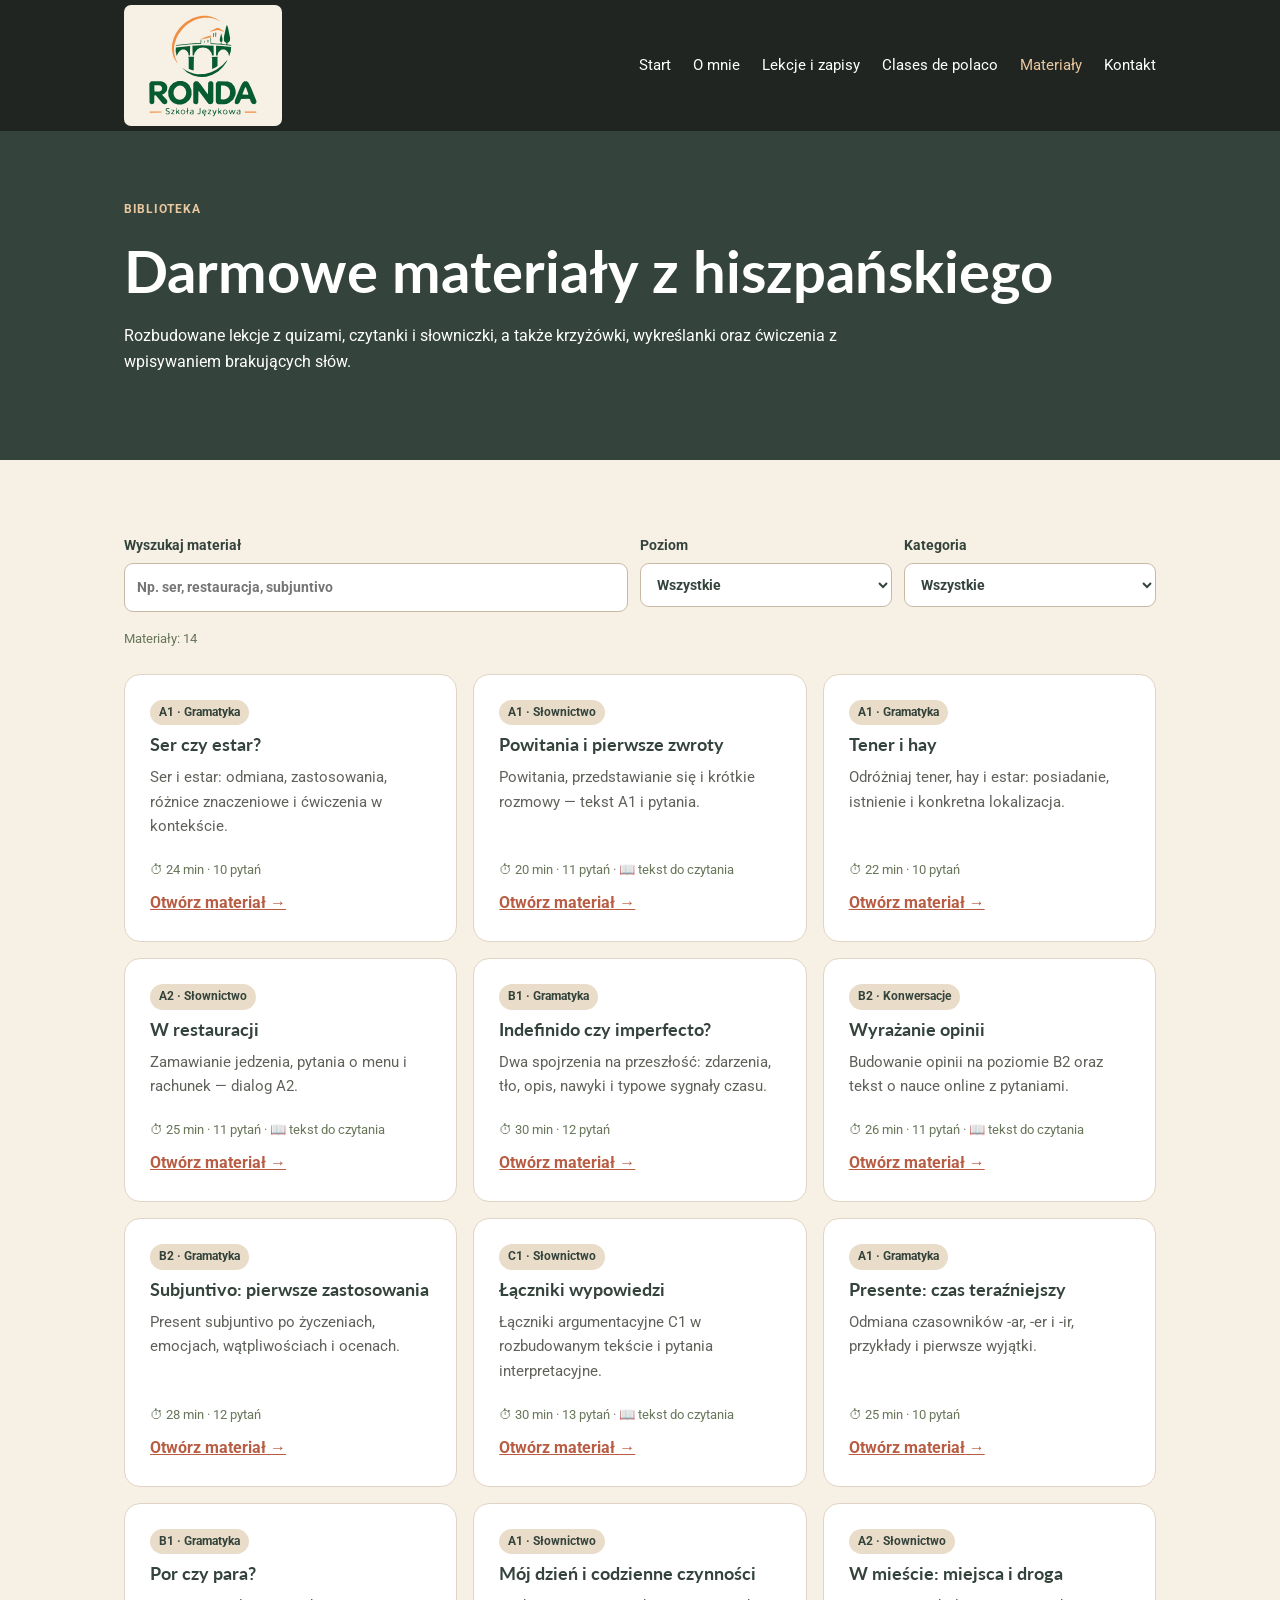
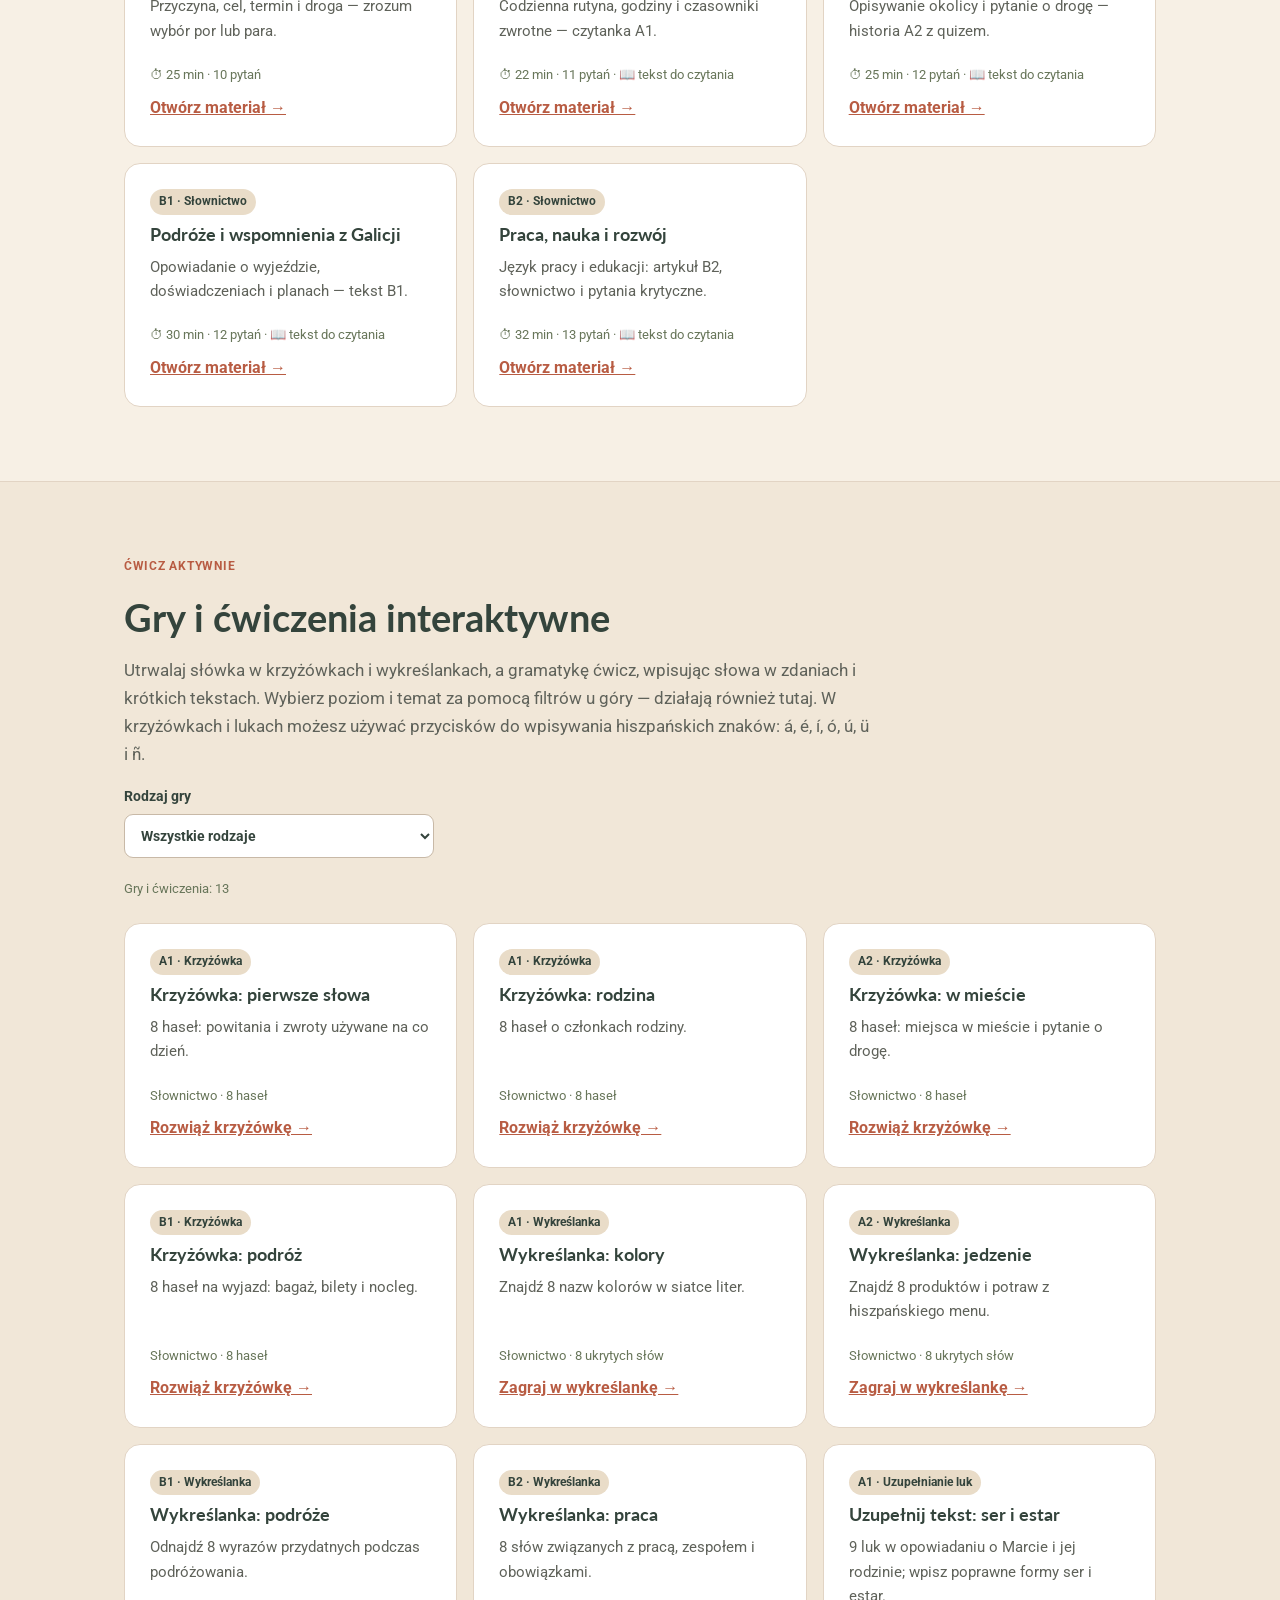
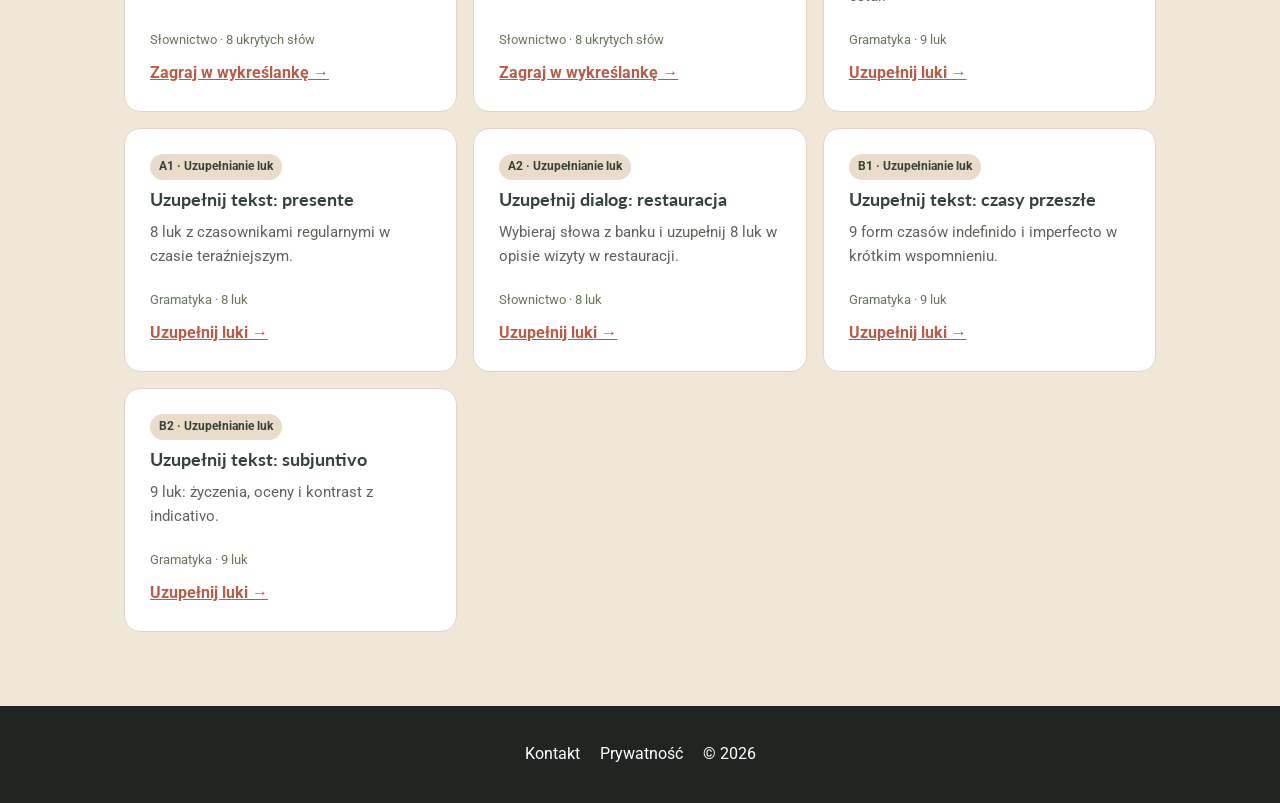
<file: materialy.html>
<!doctype html><html lang="pl"><head><meta charset="UTF-8"><meta name="viewport" content="width=device-width,initial-scale=1"><meta name="description" content="Darmowe ćwiczenia i lekcje hiszpańskiego A1–C1."><meta name="theme-color" content="#34443c"><title>Darmowe materiały | RONDA — Szkoła Językowa</title><link rel="icon" href="assets/img/favicon.svg?v=20261110-ronda" type="image/svg+xml"><link rel="stylesheet" href="assets/css/style.css?v=20261110-ronda"></head><body><a class="skip" href="#main">Przejdź do treści</a><header class="header"><div class="wrap nav"><a class="brand" href="index.html"><img src="assets/img/logo-ronda.svg?v=20261110" alt="RONDA — Szkoła Językowa"></a><button id="menu-toggle" aria-label="Otwórz menu" aria-controls="main-nav" aria-expanded="false">☰</button><nav id="main-nav" aria-label="Menu główne"><a href="index.html" >Start</a><a href="o-mnie.html" >O mnie</a><a href="lekcje.html" >Lekcje i zapisy</a><a href="polaco.html" lang="es" title="Clases de polaco para hispanohablantes">Clases de polaco</a><a href="materialy.html" aria-current="page">Materiały</a><a href="kontakt.html" >Kontakt</a></nav></div></header><main id="main"><section class="page-hero"><div class="wrap"><p class="eyebrow">BIBLIOTEKA</p><h1>Darmowe materiały z hiszpańskiego</h1><p>Rozbudowane lekcje z quizami, czytanki i słowniczki, a także krzyżówki, wykreślanki oraz ćwiczenia z wpisywaniem brakujących słów.</p></div></section><section class="section"><div class="wrap"><div class="filters"><label for="search">Wyszukaj materiał<input id="search" type="search" placeholder="Np. ser, restauracja, subjuntivo"></label><label for="level">Poziom<select id="level"><option value="">Wszystkie</option><option>A1</option><option>A2</option><option>B1</option><option>B2</option><option>C1</option></select></label><label for="topic">Kategoria<select id="topic"><option value="">Wszystkie</option><option value="gramatyka">Gramatyka</option><option value="slownictwo">Słownictwo</option><option value="konwersacje">Konwersacje</option></select></label></div><p id="count" class="small" role="status"></p><div id="materials-grid" class="cards three"></div><p id="empty" hidden>Brak wyników. Spróbuj zmienić filtry.</p></div></section><section class="section game-library" id="gry"><div class="wrap"><p class="eyebrow">ĆWICZ AKTYWNIE</p><h2>Gry i ćwiczenia interaktywne</h2><p class="lead">Utrwalaj słówka w krzyżówkach i wykreślankach, a gramatykę ćwicz, wpisując słowa w zdaniach i krótkich tekstach. Wybierz poziom i temat za pomocą filtrów u góry — działają również tutaj. W krzyżówkach i lukach możesz używać przycisków do wpisywania hiszpańskich znaków: á, é, í, ó, ú, ü i ñ.</p><div class="filters"><label for="game-type">Rodzaj gry<select id="game-type"><option value="">Wszystkie rodzaje</option><option value="crossword">Krzyżówki</option><option value="wordsearch">Wykreślanki</option><option value="gaps">Uzupełnianie luk</option></select></label></div><p id="game-count" class="small" role="status"></p><div id="games-grid" class="cards three"></div><p id="game-empty" hidden>Brak pasujących gier. Zmień filtry lub rodzaj ćwiczenia.</p></div></section></main><footer><div class="wrap footer-inner"><div class="foot-links"><a href="kontakt.html">Kontakt</a><a href="polityka-prywatnosci.html">Prywatność</a><span>© <span id="year">2026</span></span></div></div></footer><script src="assets/js/main.js?v=20261109-opinie-karty" defer></script><script src="assets/js/materials-data.js" defer></script><script src="assets/js/library.js" defer></script><script src="assets/js/interactive-data.js" defer></script><script src="assets/js/games-library.js" defer></script></body></html>
</file>
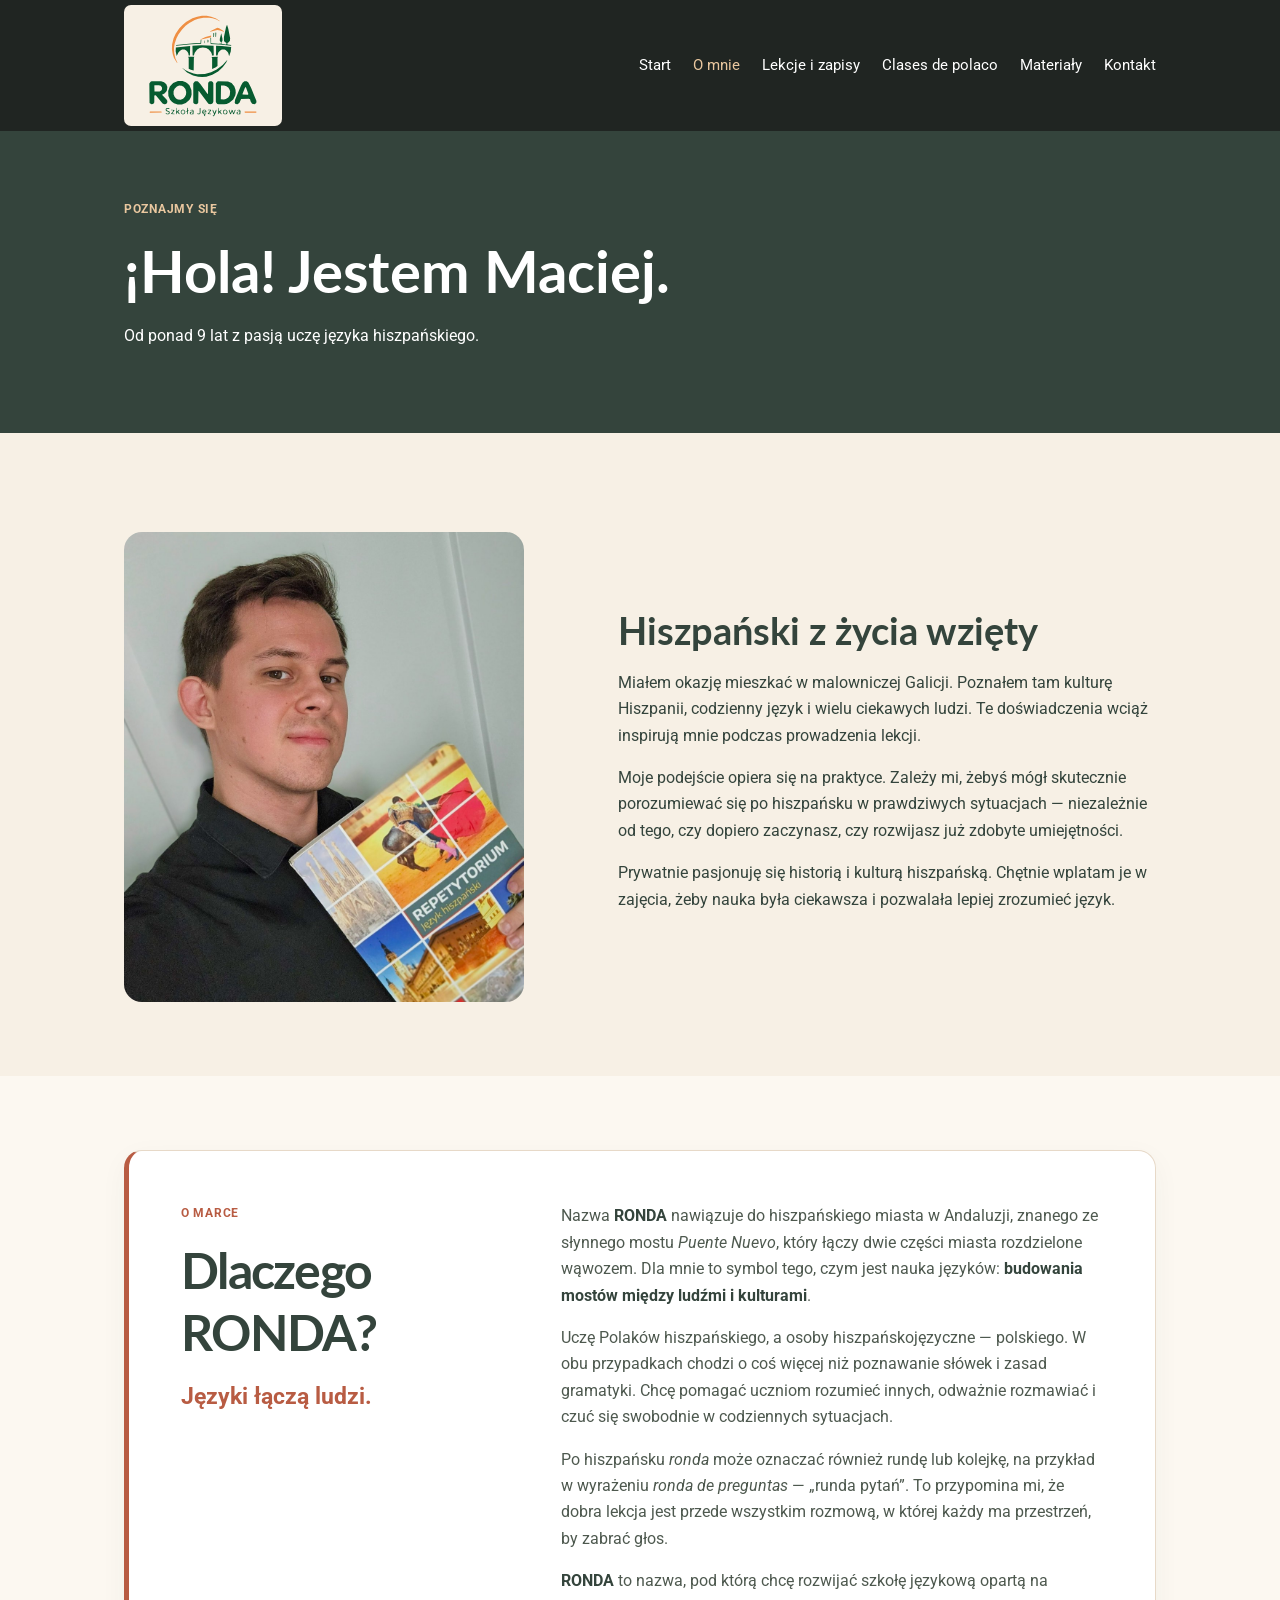
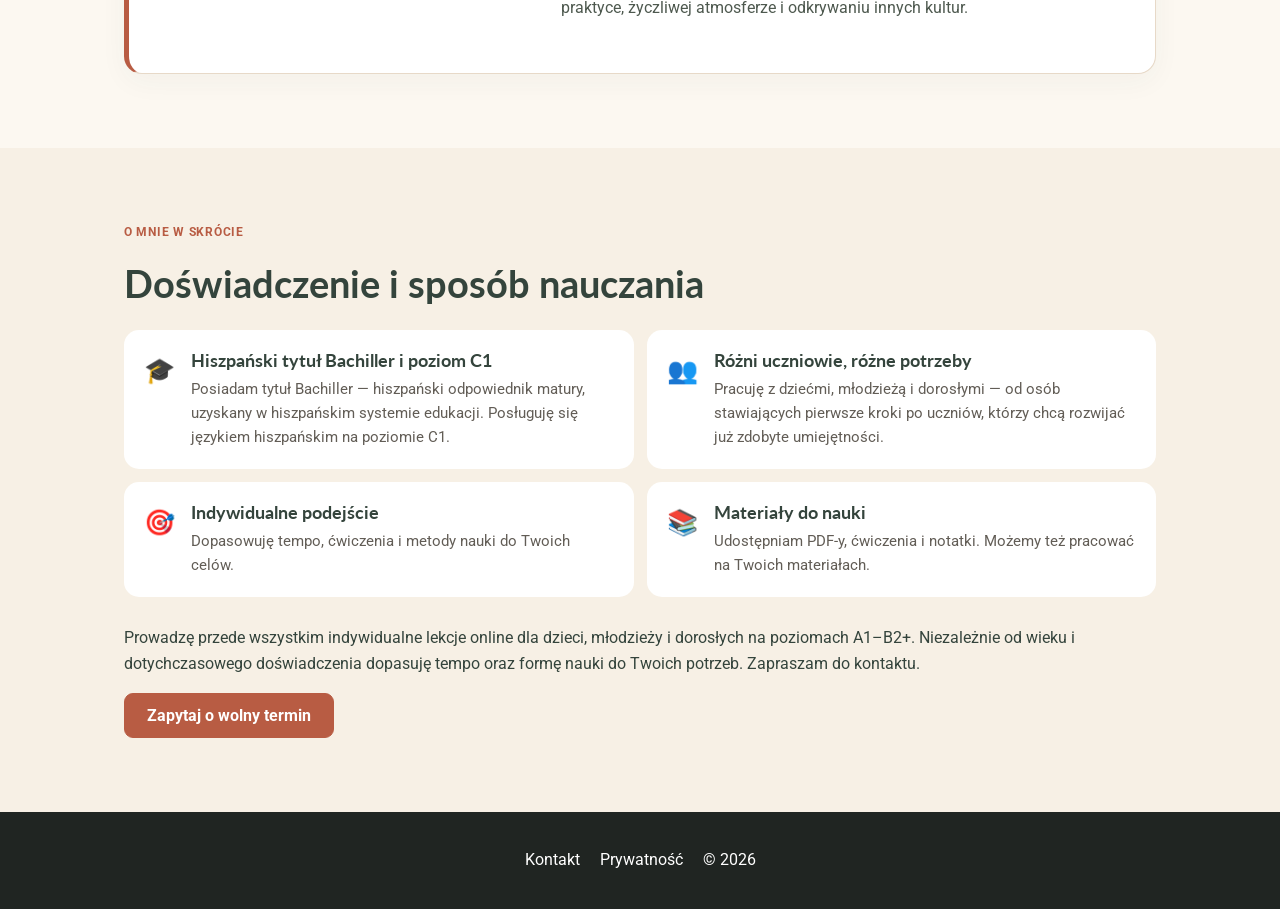
<file: o-mnie.html>
<!doctype html><html lang="pl"><head><meta charset="UTF-8"><meta name="viewport" content="width=device-width,initial-scale=1"><meta name="description" content="Poznaj Macieja: ponad 9 lat doświadczenia w nauczaniu hiszpańskiego, życie w Galicji i praktyczne lekcje online."><meta name="theme-color" content="#34443c"><title>O mnie | RONDA — Szkoła Językowa</title><link rel="icon" href="assets/img/favicon.svg?v=20261110-ronda" type="image/svg+xml"><link rel="stylesheet" href="assets/css/style.css?v=20261110-ronda"></head><body><a class="skip" href="#main">Przejdź do treści</a><header class="header"><div class="wrap nav"><a class="brand" href="index.html"><img src="assets/img/logo-ronda.svg?v=20261110" alt="RONDA — Szkoła Językowa"></a><button id="menu-toggle" aria-label="Otwórz menu" aria-controls="main-nav" aria-expanded="false">☰</button><nav id="main-nav" aria-label="Menu główne"><a href="index.html" >Start</a><a href="o-mnie.html" aria-current="page">O mnie</a><a href="lekcje.html" >Lekcje i zapisy</a><a href="polaco.html" lang="es" title="Clases de polaco para hispanohablantes">Clases de polaco</a><a href="materialy.html" >Materiały</a><a href="kontakt.html" >Kontakt</a></nav></div></header><main id="main"><section class="page-hero"><div class="wrap"><p class="eyebrow">POZNAJMY SIĘ</p><h1>¡Hola! Jestem Maciej.</h1><p>Od ponad 9 lat z pasją uczę języka hiszpańskiego.</p></div></section>
<section class="section"><div class="wrap split"><img class="portrait" src="assets/img/maciej.jpg" alt="Maciej z podręcznikiem do języka hiszpańskiego"><div><h2>Hiszpański z życia wzięty</h2><p>Miałem okazję mieszkać w malowniczej Galicji. Poznałem tam kulturę Hiszpanii, codzienny język i wielu ciekawych ludzi. Te doświadczenia wciąż inspirują mnie podczas prowadzenia lekcji.</p><p>Moje podejście opiera się na praktyce. Zależy mi, żebyś mógł skutecznie porozumiewać się po hiszpańsku w prawdziwych sytuacjach — niezależnie od tego, czy dopiero zaczynasz, czy rozwijasz już zdobyte umiejętności.</p><p>Prywatnie pasjonuję się historią i kulturą hiszpańską. Chętnie wplatam je w zajęcia, żeby nauka była ciekawsza i pozwalała lepiej zrozumieć język.</p></div></div></section>
<section class="section ronda-story-section" id="dlaczego-ronda" aria-labelledby="ronda-story-title"><div class="wrap"><div class="ronda-story"><div class="ronda-story-intro"><p class="eyebrow">O MARCE</p><h2 id="ronda-story-title">Dlaczego RONDA?</h2><p class="ronda-story-motto">Języki łączą ludzi.</p></div><div class="ronda-story-text"><p>Nazwa <strong>RONDA</strong> nawiązuje do hiszpańskiego miasta w Andaluzji, znanego ze słynnego mostu <em>Puente Nuevo</em>, który łączy dwie części miasta rozdzielone wąwozem. Dla mnie to symbol tego, czym jest nauka języków: <strong>budowania mostów między ludźmi i kulturami</strong>.</p><p>Uczę Polaków hiszpańskiego, a osoby hiszpańskojęzyczne — polskiego. W obu przypadkach chodzi o coś więcej niż poznawanie słówek i zasad gramatyki. Chcę pomagać uczniom rozumieć innych, odważnie rozmawiać i czuć się swobodnie w codziennych sytuacjach.</p><p>Po hiszpańsku <em>ronda</em> może oznaczać również rundę lub kolejkę, na przykład w wyrażeniu <em>ronda de preguntas</em> — „runda pytań”. To przypomina mi, że dobra lekcja jest przede wszystkim rozmową, w której każdy ma przestrzeń, by zabrać głos.</p><p><strong>RONDA</strong> to nazwa, pod którą chcę rozwijać szkołę językową opartą na praktyce, życzliwej atmosferze i odkrywaniu innych kultur.</p></div></div></div></section>
<section class="section"><div class="wrap"><p class="eyebrow">O MNIE W SKRÓCIE</p><h2>Doświadczenie i sposób nauczania</h2><div class="offer-grid"><div class="offer-card"><span class="offer-icon" aria-hidden="true">🎓</span><div><h3>Hiszpański tytuł Bachiller i poziom C1</h3><p>Posiadam tytuł Bachiller — hiszpański odpowiednik matury, uzyskany w hiszpańskim systemie edukacji. Posługuję się językiem hiszpańskim na poziomie C1.</p></div></div><div class="offer-card"><span class="offer-icon" aria-hidden="true">👥</span><div><h3>Różni uczniowie, różne potrzeby</h3><p>Pracuję z dziećmi, młodzieżą i dorosłymi — od osób stawiających pierwsze kroki po uczniów, którzy chcą rozwijać już zdobyte umiejętności.</p></div></div><div class="offer-card"><span class="offer-icon" aria-hidden="true">🎯</span><div><h3>Indywidualne podejście</h3><p>Dopasowuję tempo, ćwiczenia i metody nauki do Twoich celów.</p></div></div><div class="offer-card"><span class="offer-icon" aria-hidden="true">📚</span><div><h3>Materiały do nauki</h3><p>Udostępniam PDF-y, ćwiczenia i notatki. Możemy też pracować na Twoich materiałach.</p></div></div></div><p style="margin-top:28px">Prowadzę przede wszystkim indywidualne lekcje online dla dzieci, młodzieży i dorosłych na poziomach A1–B2+. Niezależnie od wieku i dotychczasowego doświadczenia dopasuję tempo oraz formę nauki do Twoich potrzeb. Zapraszam do kontaktu.</p><a class="btn" href="kontakt.html#dane-kontaktowe">Zapytaj o wolny termin</a></div></section></main><footer><div class="wrap footer-inner"><div class="foot-links"><a href="kontakt.html">Kontakt</a><a href="polityka-prywatnosci.html">Prywatność</a><span>© <span id="year">2026</span></span></div></div></footer><script src="assets/js/main.js?v=20261109-opinie-karty" defer></script></body></html>
</file>
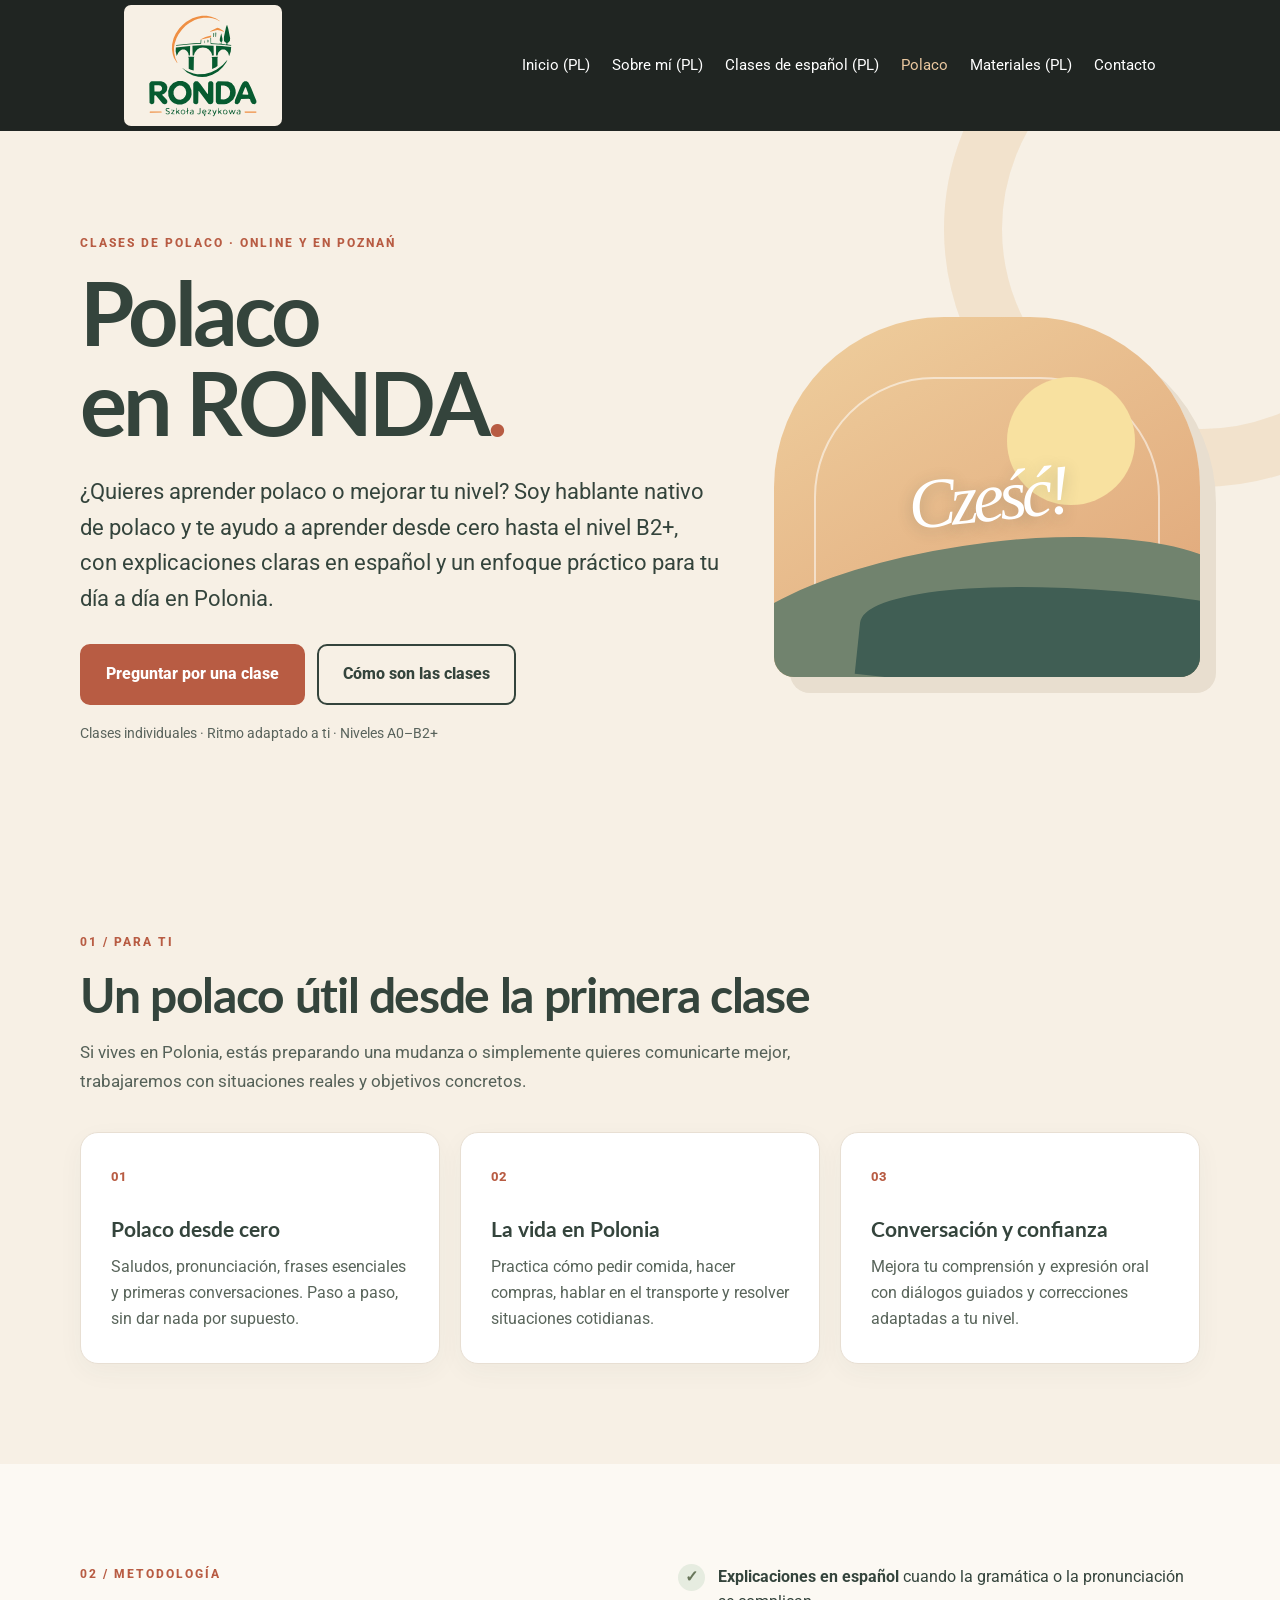
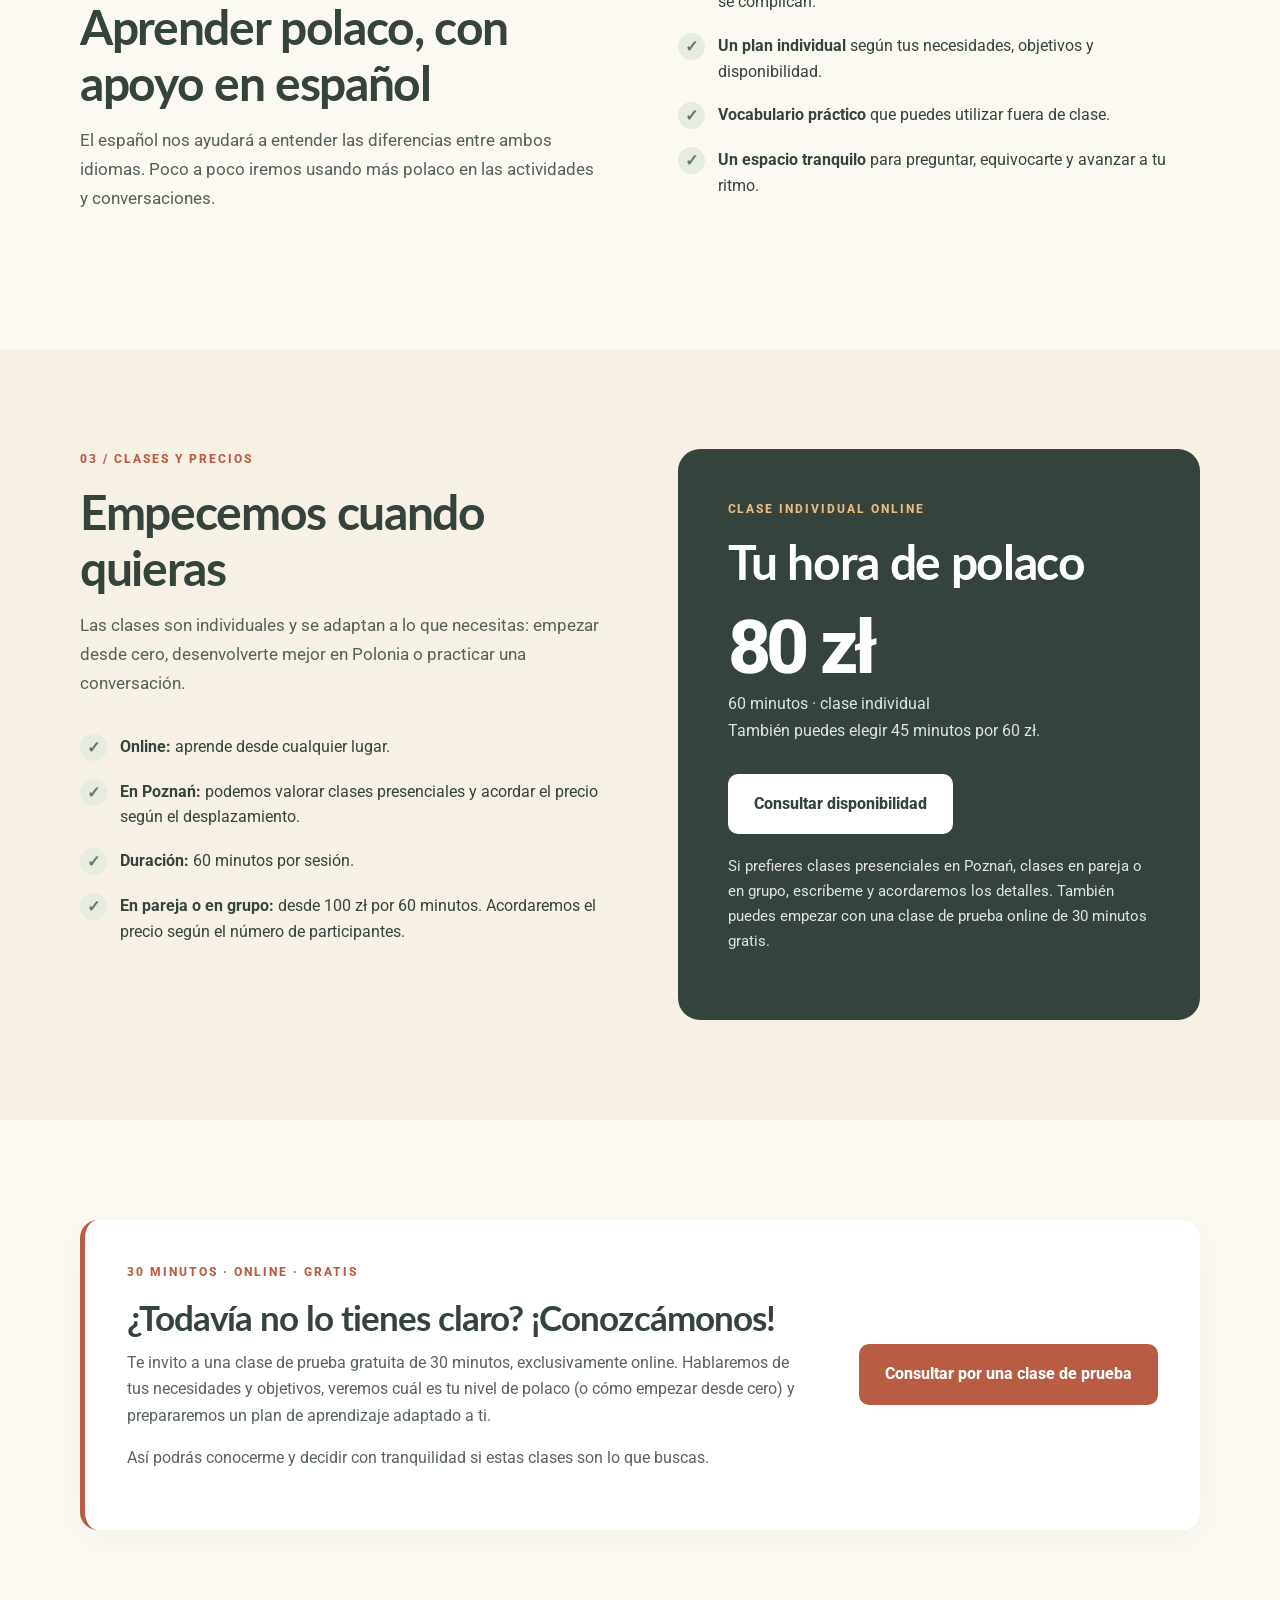
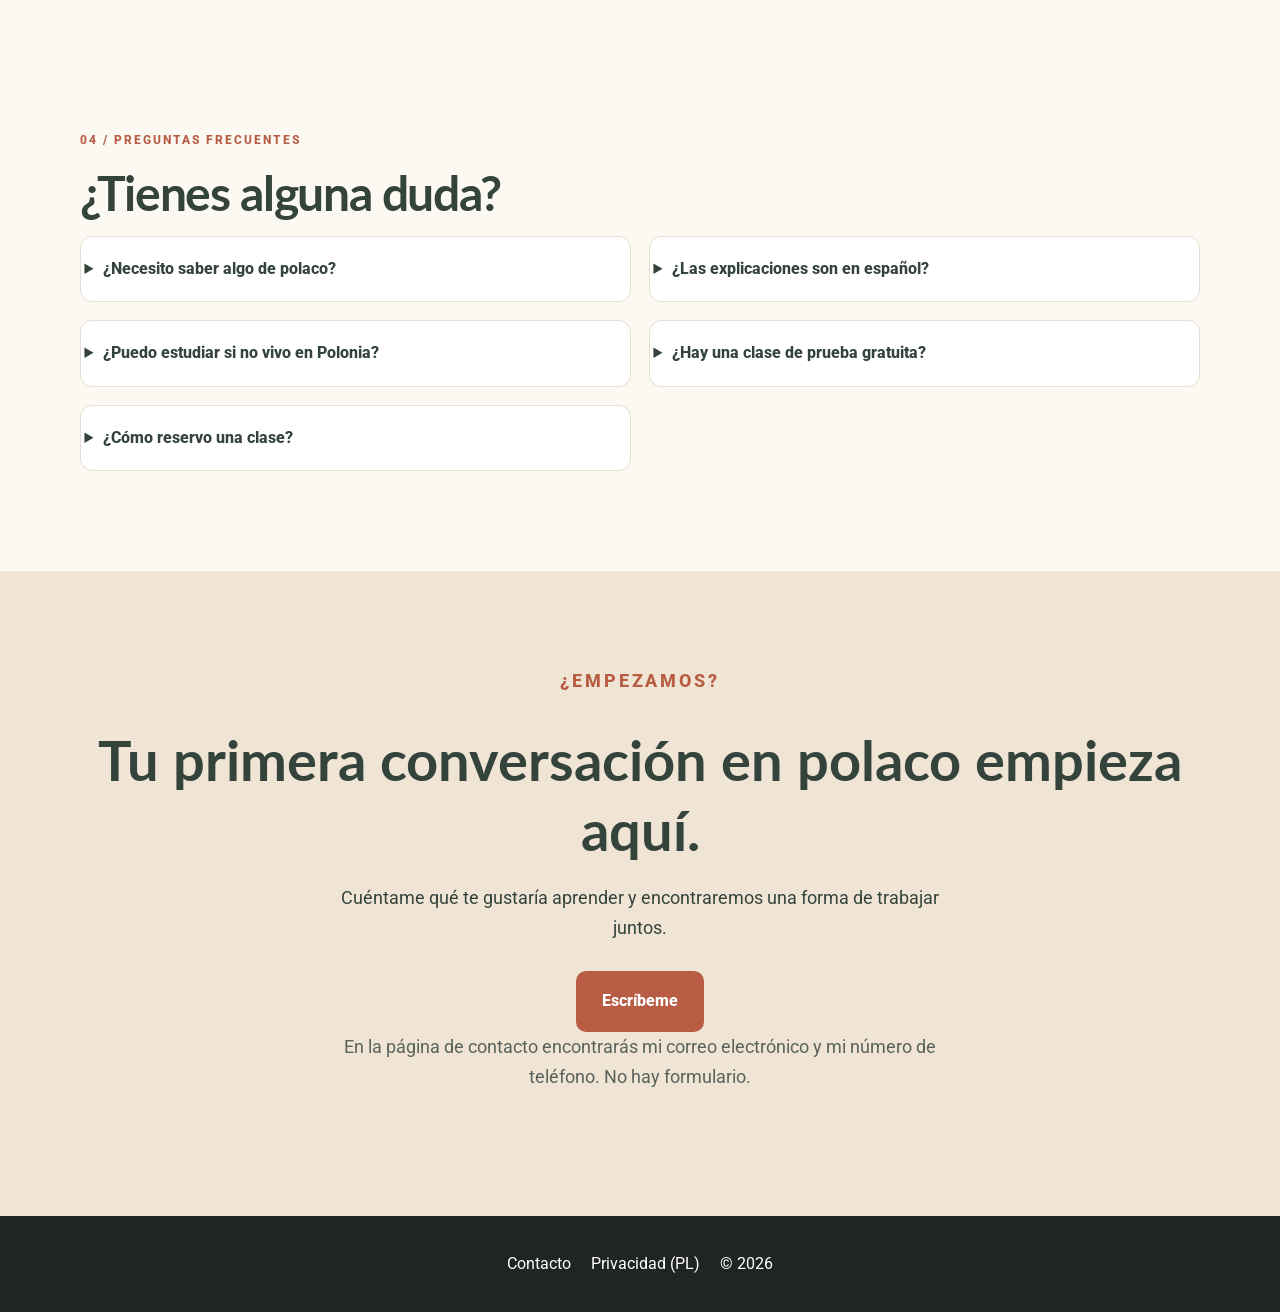
<file: polaco.html>
<!doctype html>
<html lang="es">
<head>
  <meta charset="UTF-8">
  <meta name="viewport" content="width=device-width, initial-scale=1">
  <meta name="description" content="Clases de polaco en RONDA para hispanohablantes, con Maciej como profesor. Aprende polaco desde cero con explicaciones en español. Online y en Poznań.">
  <meta name="theme-color" content="#34443c">
  <title>Clases de polaco | RONDA — Escuela de Idiomas</title>
  <link rel="icon" href="assets/img/favicon.svg?v=20261110-ronda" type="image/svg+xml">
  <link rel="stylesheet" href="assets/css/style.css?v=20261110-ronda">
  <style>
    /* Estilos propios de esta página; no modifican el resto del sitio. */
    .polaco-page { --p-cream:#f7f0e5; --p-terracotta:#b85c43; --p-green:#34443c; --p-olive:#68765a; --p-sand:#dca96c; color:var(--p-green); }
    .polaco-page * {box-sizing:border-box}
    .polaco-page .polaco-wrap {width:min(1120px,calc(100% - 40px));margin-inline:auto}
    .polaco-page .polaco-hero {background:var(--p-cream);padding:clamp(54px,8vw,104px) 0 70px;position:relative;overflow:hidden}
    .polaco-page .polaco-hero:after {content:"";position:absolute;width:400px;height:400px;border:58px solid rgba(220,169,108,.20);border-radius:50%;right:-180px;top:-160px;pointer-events:none}
    .polaco-page .polaco-hero-grid {display:grid;grid-template-columns:minmax(0,1.2fr) minmax(260px,.8fr);align-items:center;gap:54px;position:relative;z-index:1}
    .polaco-page .polaco-eyebrow {color:var(--p-terracotta);font-size:.78rem;font-weight:800;letter-spacing:.16em;text-transform:uppercase;margin:0 0 15px}
    .polaco-page h1 {font-size:clamp(2.75rem,7vw,5.5rem);line-height:1.02;letter-spacing:-.045em;margin:0 0 26px;color:var(--p-green)}
    .polaco-page .polaco-lead {font-size:clamp(1.08rem,2.3vw,1.35rem);line-height:1.65;max-width:640px;margin:0 0 28px}
    .polaco-page .polaco-button {display:inline-flex;justify-content:center;align-items:center;padding:15px 24px;background:var(--p-terracotta);border:2px solid var(--p-terracotta);border-radius:10px;color:#fff!important;font-weight:800;text-decoration:none;min-height:50px;transition:transform .2s,background .2s}
    .polaco-page .polaco-button:hover,.polaco-page .polaco-button:focus-visible {background:#994b36;transform:translateY(-2px)}
    .polaco-page .polaco-button-outline {color:var(--p-green)!important;background:transparent;border-color:var(--p-green)}
    .polaco-page .polaco-button-outline:hover {background:#e6ddd0}
    .polaco-page .polaco-actions {display:flex;gap:12px;flex-wrap:wrap;align-items:center}
    .polaco-page .polaco-note {font-size:.9rem;color:#59635c;margin-top:17px}
    .polaco-page .polaco-art {min-height:360px;border-radius:170px 170px 20px 20px;background:linear-gradient(150deg,#efcf9e,#dfa477);display:grid;place-items:center;position:relative;isolation:isolate;box-shadow:16px 16px 0 #e8decf;overflow:hidden}
    .polaco-page .polaco-art:before {content:"";position:absolute;inset:60px 40px auto;border:2px solid #ffffff88;border-radius:120px 120px 0 0;height:260px}
    .polaco-page .polaco-art .sun {position:absolute;width:128px;height:128px;border-radius:50%;background:#f8e1a0;top:60px;right:65px}
    .polaco-page .polaco-art .hill {position:absolute;width:125%;height:175px;background:#71836e;border-radius:55% 48% 0 0;bottom:-42px;left:-14%;transform:rotate(-7deg)}
    .polaco-page .polaco-art .hill.second {background:#405e54;height:110px;left:20%;bottom:-25px;transform:rotate(6deg)}
    .polaco-page .polaco-art .art-word {z-index:2;font-family:Georgia,serif;font-size:clamp(3.2rem,5.5vw,5rem);font-style:italic;color:#fff;letter-spacing:-.07em;text-shadow:0 3px 15px #34443c40;transform:rotate(-6deg)}
    .polaco-page .polaco-section {padding:clamp(65px,8vw,100px) 0}
    .polaco-page .polaco-section-alt {background:#fcf9f3}
    .polaco-page .polaco-section h2 {font-size:clamp(1.95rem,4vw,3rem);line-height:1.16;letter-spacing:-.028em;margin:0 0 15px;color:var(--p-green)}
    .polaco-page .polaco-intro {font-size:1.08rem;line-height:1.7;max-width:710px;color:#556158;margin:0 0 35px}
    .polaco-page .polaco-cards {display:grid;grid-template-columns:repeat(3,minmax(0,1fr));gap:20px}
    .polaco-page .polaco-card {background:#fff;border:1px solid #e8dfd3;border-radius:18px;padding:30px;box-shadow:0 8px 26px #34443c0b}
    .polaco-page .polaco-card .number {display:inline-block;font-weight:800;color:var(--p-terracotta);margin-bottom:28px;font-size:.83rem}
    .polaco-page .polaco-card h3 {font-size:1.3rem;color:var(--p-green);margin:0 0 12px}
    .polaco-page .polaco-card p {margin:0;color:#58645a;line-height:1.65}
    .polaco-page .polaco-split {display:grid;grid-template-columns:1fr 1fr;gap:75px;align-items:start}
    .polaco-page .polaco-checks {padding:0;margin:0;list-style:none;display:grid;gap:18px}
    .polaco-page .polaco-checks li {display:flex;align-items:flex-start;gap:13px;line-height:1.6}
    .polaco-page .polaco-checks li:before {content:"✓";display:grid;place-items:center;background:#e6ece0;color:var(--p-olive);font-weight:900;border-radius:50%;width:27px;height:27px;flex:0 0 27px}
    .polaco-page .polaco-price {background:var(--p-green);color:#fff;border-radius:22px;padding:clamp(30px,5vw,50px);position:relative;overflow:hidden}
    .polaco-page .polaco-price .polaco-eyebrow {color:#e9ba82}
    .polaco-page .polaco-price h2 {color:#fff}
    .polaco-page .polaco-price .amount {font-size:clamp(3rem,6vw,4.7rem);font-weight:800;line-height:1;letter-spacing:-.055em;margin:20px 0 6px}
    .polaco-page .polaco-price .unit {opacity:.85;margin:0 0 30px}
    .polaco-page .polaco-price .polaco-button {background:#fff;border-color:#fff;color:var(--p-green)!important}
    .polaco-page .polaco-price .polaco-button:hover {background:#f4e9d8}
    .polaco-page .polaco-price .detail {opacity:.86;font-size:.94rem;line-height:1.65;margin-top:20px}
    .polaco-page .polaco-questions {display:grid;grid-template-columns:1fr 1fr;gap:18px}
    .polaco-page details {border:1px solid #e5ddd2;border-radius:12px;background:#fff;padding:19px 22px;align-self:start}
    .polaco-page summary {font-weight:800;cursor:pointer;list-style-position:outside}
    .polaco-page details p {margin:13px 0 0;color:#58645a;line-height:1.6}
    .polaco-page .polaco-trial {display:flex;gap:35px;align-items:center;justify-content:space-between;padding:clamp(24px,4vw,42px);background:#fff;border-left:5px solid var(--p-terracotta);border-radius:18px;box-shadow:0 8px 26px #34443c0b}
    .polaco-page .polaco-trial h2 {font-size:clamp(1.5rem,3vw,2.2rem);margin-bottom:12px}
    .polaco-page .polaco-trial p:not(.polaco-eyebrow) {max-width:680px;color:#58645a}
    .polaco-page .polaco-trial .polaco-button {flex:0 0 auto}
    .polaco-page .polaco-final {text-align:center;background:#f0e5d5;padding:clamp(65px,8vw,95px) 0}
    .polaco-page .polaco-final p {max-width:620px;margin:0 auto 28px;font-size:1.12rem;line-height:1.7}
    .polaco-page a:focus-visible {outline:3px solid #a54f36;outline-offset:4px}
    @media(max-width:800px){.polaco-page .polaco-hero-grid,.polaco-page .polaco-split{grid-template-columns:1fr;gap:35px}.polaco-page .polaco-art{min-height:230px;max-width:480px;width:100%;border-radius:130px 130px 16px 16px}.polaco-page .polaco-cards {grid-template-columns:1fr}.polaco-page .polaco-questions {grid-template-columns:1fr}}
    @media(max-width:800px){.polaco-page .polaco-trial{flex-direction:column;align-items:stretch}.polaco-page .polaco-trial .polaco-button{width:100%}}
    @media(max-width:480px){.polaco-page .polaco-wrap{width:min(100% - 30px,1120px)}.polaco-page .polaco-actions a{width:100%}.polaco-page .polaco-card{padding:23px}.polaco-page .polaco-art{min-height:210px}}
    @media(prefers-reduced-motion:reduce){.polaco-page .polaco-button{transition:none}.polaco-page .polaco-button:hover{transform:none}}
  </style>
</head>
<body>
<a class="skip" href="#main">Ir al contenido</a>
<header class="header">
  <div class="wrap nav">
    <a class="brand" href="index.html" aria-label="RONDA — volver a la página principal"><img src="assets/img/logo-ronda.svg?v=20261110" alt="RONDA — Szkoła Językowa"></a>
    <button id="menu-toggle" aria-label="Abrir menú" aria-controls="main-nav" aria-expanded="false">☰</button>
    <nav id="main-nav" aria-label="Navegación principal">
        <a href="index.html" title="Página disponible en polaco">Inicio (PL)</a>
        <a href="o-mnie.html" title="Página disponible en polaco">Sobre mí (PL)</a>
        <a href="lekcje.html" title="Página disponible en polaco">Clases de español (PL)</a>
        <a href="polaco.html" aria-current="page">Polaco</a>
        <a href="materialy.html" title="Página disponible en polaco">Materiales (PL)</a>
        <a href="contacto.html">Contacto</a>
      </nav>
  </div>
</header>
<main id="main" class="polaco-page">
  <section class="polaco-hero" aria-labelledby="hero-title">
    <div class="polaco-wrap polaco-hero-grid">
      <div>
        <p class="polaco-eyebrow">Clases de polaco · online y en Poznań</p>
        <h1 id="hero-title">Polaco<br>en RONDA<span style="color:#b85c43">.</span></h1>
        <p class="polaco-lead">¿Quieres aprender polaco o mejorar tu nivel? Soy hablante nativo de polaco y te ayudo a aprender desde cero hasta el nivel B2+, con explicaciones claras en español y un enfoque práctico para tu día a día en Polonia.</p>
        <div class="polaco-actions">
          <a class="polaco-button" href="contacto.html">Preguntar por una clase</a>
          <a class="polaco-button polaco-button-outline" href="#como-funciona">Cómo son las clases</a>
        </div>
        <p class="polaco-note">Clases individuales · Ritmo adaptado a ti · Niveles A0–B2+</p>
      </div>
      <div class="polaco-art" aria-hidden="true"><div class="sun"></div><div class="hill"></div><div class="hill second"></div><span class="art-word">Cześć!</span></div>
    </div>
  </section>
  <section class="polaco-section" id="para-ti" aria-labelledby="para-ti-title">
    <div class="polaco-wrap">
      <p class="polaco-eyebrow">01 / Para ti</p>
      <h2 id="para-ti-title">Un polaco útil desde la primera clase</h2>
      <p class="polaco-intro">Si vives en Polonia, estás preparando una mudanza o simplemente quieres comunicarte mejor, trabajaremos con situaciones reales y objetivos concretos.</p>
      <div class="polaco-cards">
        <article class="polaco-card"><span class="number">01</span><h3>Polaco desde cero</h3><p>Saludos, pronunciación, frases esenciales y primeras conversaciones. Paso a paso, sin dar nada por supuesto.</p></article>
        <article class="polaco-card"><span class="number">02</span><h3>La vida en Polonia</h3><p>Practica cómo pedir comida, hacer compras, hablar en el transporte y resolver situaciones cotidianas.</p></article>
        <article class="polaco-card"><span class="number">03</span><h3>Conversación y confianza</h3><p>Mejora tu comprensión y expresión oral con diálogos guiados y correcciones adaptadas a tu nivel.</p></article>
      </div>
    </div>
  </section>
  <section class="polaco-section polaco-section-alt" id="como-funciona" aria-labelledby="como-title">
    <div class="polaco-wrap polaco-split">
      <div>
        <p class="polaco-eyebrow">02 / Metodología</p>
        <h2 id="como-title">Aprender polaco, con apoyo en español</h2>
        <p class="polaco-intro">El español nos ayudará a entender las diferencias entre ambos idiomas. Poco a poco iremos usando más polaco en las actividades y conversaciones.</p>
      </div>
      <ul class="polaco-checks">
        <li><span><strong>Explicaciones en español</strong> cuando la gramática o la pronunciación se complican.</span></li>
        <li><span><strong>Un plan individual</strong> según tus necesidades, objetivos y disponibilidad.</span></li>
        <li><span><strong>Vocabulario práctico</strong> que puedes utilizar fuera de clase.</span></li>
        <li><span><strong>Un espacio tranquilo</strong> para preguntar, equivocarte y avanzar a tu ritmo.</span></li>
      </ul>
    </div>
  </section>
  <section class="polaco-section" id="precios" aria-labelledby="precios-title">
    <div class="polaco-wrap polaco-split">
      <div>
        <p class="polaco-eyebrow">03 / Clases y precios</p>
        <h2 id="precios-title">Empecemos cuando quieras</h2>
        <p class="polaco-intro">Las clases son individuales y se adaptan a lo que necesitas: empezar desde cero, desenvolverte mejor en Polonia o practicar una conversación.</p>
        <ul class="polaco-checks">
          <li><span><strong>Online:</strong> aprende desde cualquier lugar.</span></li>
          <li><span><strong>En Poznań:</strong> podemos valorar clases presenciales y acordar el precio según el desplazamiento.</span></li>
          <li><span><strong>Duración:</strong> 60 minutos por sesión.</span></li>
          <li><span><strong>En pareja o en grupo:</strong> desde 100 zł por 60 minutos. Acordaremos el precio según el número de participantes.</span></li>
        </ul>
      </div>
      <aside class="polaco-price" aria-label="Precio de las clases online">
        <p class="polaco-eyebrow">Clase individual online</p>
        <h2>Tu hora de polaco</h2>
        <div class="amount">80 zł</div>
        <p class="unit">60 minutos · clase individual<br>También puedes elegir 45 minutos por 60 zł.</p>
        <a class="polaco-button" href="contacto.html">Consultar disponibilidad</a>
        <p class="detail">Si prefieres clases presenciales en Poznań, clases en pareja o en grupo, escríbeme y acordaremos los detalles. También puedes empezar con una clase de prueba online de 30 minutos gratis.</p>
      </aside>
    </div>
  </section>
  <section class="polaco-section polaco-section-alt" id="prueba" aria-labelledby="prueba-title">
    <div class="polaco-wrap">
      <div class="polaco-trial">
        <div>
          <p class="polaco-eyebrow">30 MINUTOS · ONLINE · GRATIS</p>
          <h2 id="prueba-title">¿Todavía no lo tienes claro? ¡Conozcámonos!</h2>
          <p>Te invito a una clase de prueba gratuita de 30 minutos, exclusivamente online. Hablaremos de tus necesidades y objetivos, veremos cuál es tu nivel de polaco (o cómo empezar desde cero) y prepararemos un plan de aprendizaje adaptado a ti.</p>
          <p>Así podrás conocerme y decidir con tranquilidad si estas clases son lo que buscas.</p>
        </div>
        <a class="polaco-button" href="contacto.html#datos">Consultar por una clase de prueba</a>
      </div>
    </div>
  </section>
  <section class="polaco-section polaco-section-alt" aria-labelledby="faq-title">
    <div class="polaco-wrap">
      <p class="polaco-eyebrow">04 / Preguntas frecuentes</p>
      <h2 id="faq-title">¿Tienes alguna duda?</h2>
      <div class="polaco-questions">
        <details><summary>¿Necesito saber algo de polaco?</summary><p>No. Podemos empezar desde el nivel A0, con el alfabeto, la pronunciación y las frases más útiles.</p></details>
        <details><summary>¿Las explicaciones son en español?</summary><p>Sí. Usaremos el español para comprender conceptos nuevos y el polaco para practicar, según tu nivel.</p></details>
        <details><summary>¿Puedo estudiar si no vivo en Polonia?</summary><p>Por supuesto. Las clases online están pensadas también para quienes preparan una mudanza o quieren aprender por interés personal.</p></details>
        <details><summary>¿Hay una clase de prueba gratuita?</summary><p>Sí. La primera reunión de prueba dura 30 minutos, es gratuita y se realiza únicamente online. Hablaremos de tus objetivos y de cómo organizar las clases.</p></details>
        <details><summary>¿Cómo reservo una clase?</summary><p>Entra en la página de contacto y cuéntame tu nivel, tus objetivos y los horarios que te vienen bien. Te responderé por correo electrónico.</p></details>
      </div>
    </div>
  </section>
  <section class="polaco-final" aria-labelledby="final-title">
    <div class="polaco-wrap">
      <p class="polaco-eyebrow">¿Empezamos?</p>
      <h2 id="final-title" style="font-size:clamp(2rem,5vw,3.5rem);margin:0 0 18px;color:#34443c">Tu primera conversación en polaco empieza aquí.</h2>
      <p>Cuéntame qué te gustaría aprender y encontraremos una forma de trabajar juntos.</p>
      <a class="polaco-button" href="contacto.html">Escríbeme</a>
      <p class="polaco-note">En la página de contacto encontrarás mi correo electrónico y mi número de teléfono. No hay formulario.</p>
    </div>
  </section>
</main>
<footer>
  <div class="wrap footer-inner">
    
    <div class="foot-links"><a href="contacto.html">Contacto</a><a href="polityka-prywatnosci.html" title="Política de privacidad disponible en polaco">Privacidad (PL)</a><span>© <span id="year">2026</span></span></div>
  </div>
</footer>
<script src="assets/js/main.js?v=20261109-opinie-karty" defer></script>
</body>
</html>
</file>
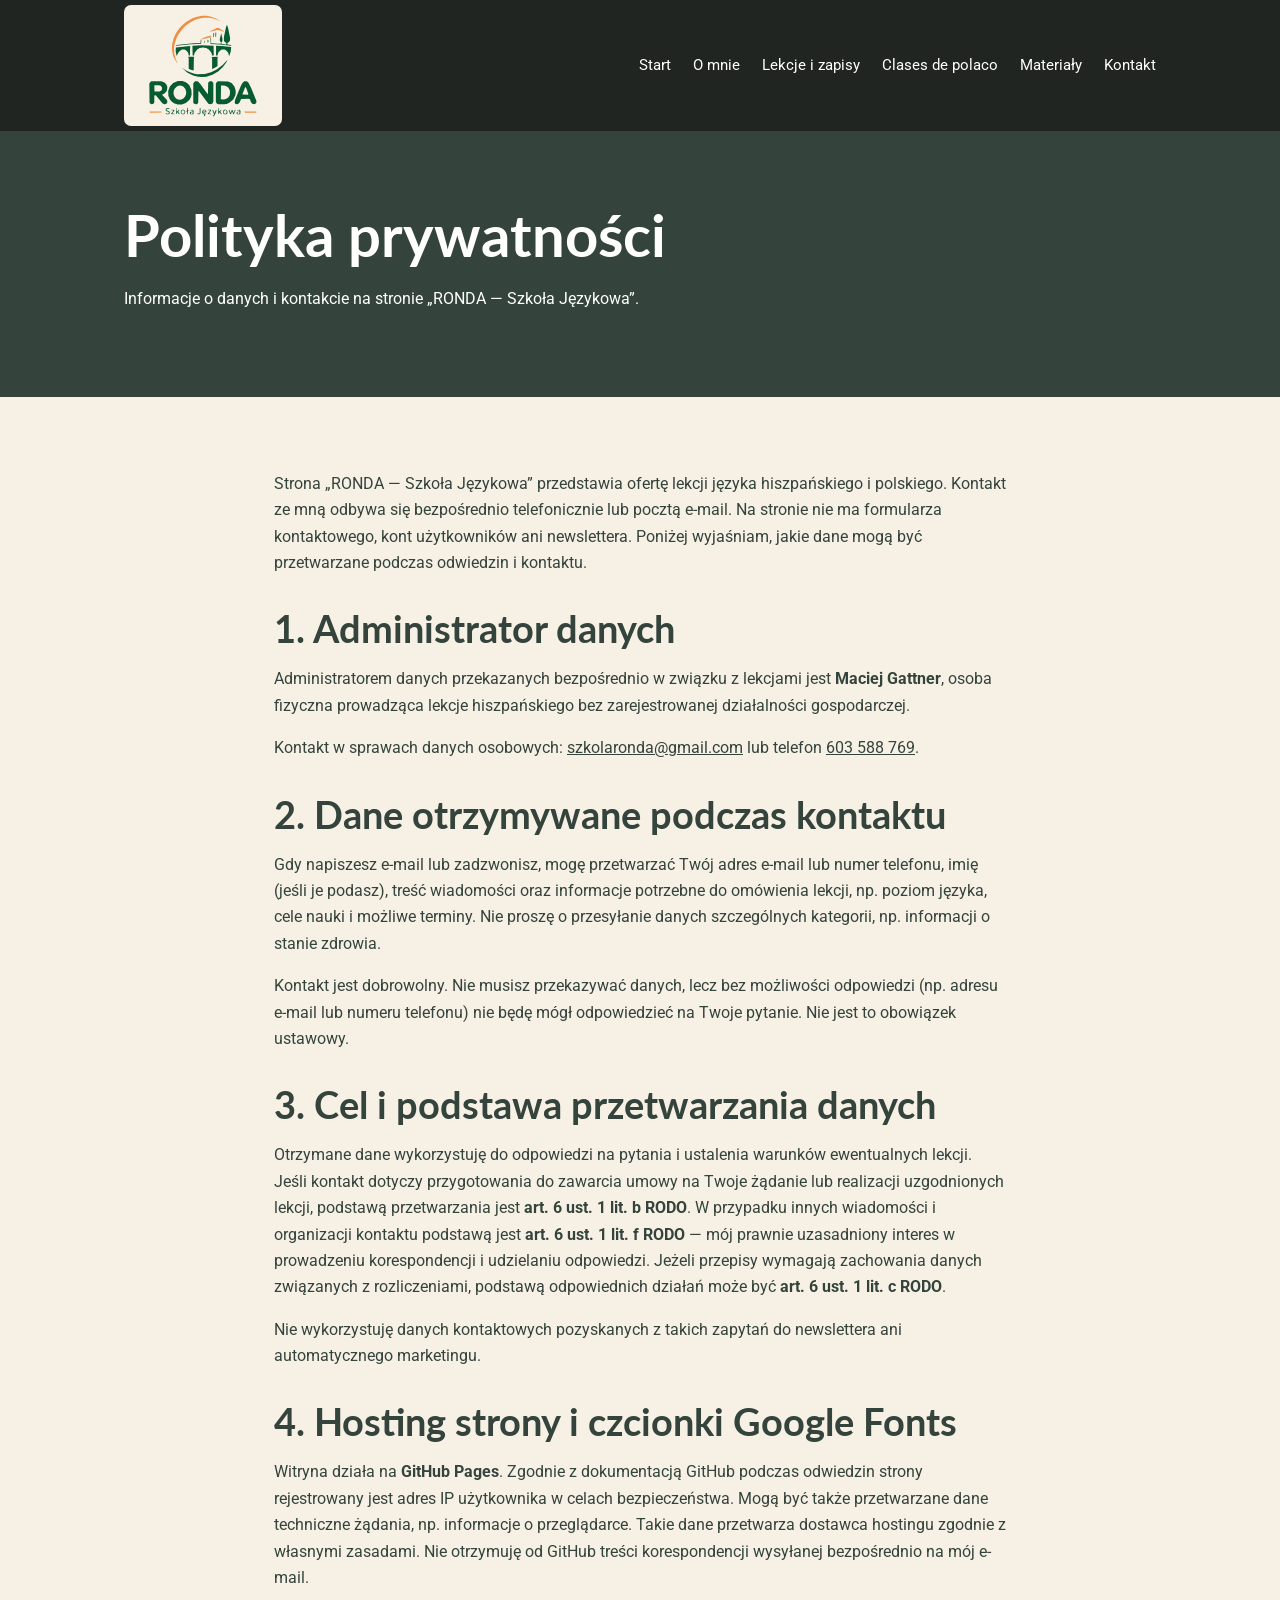
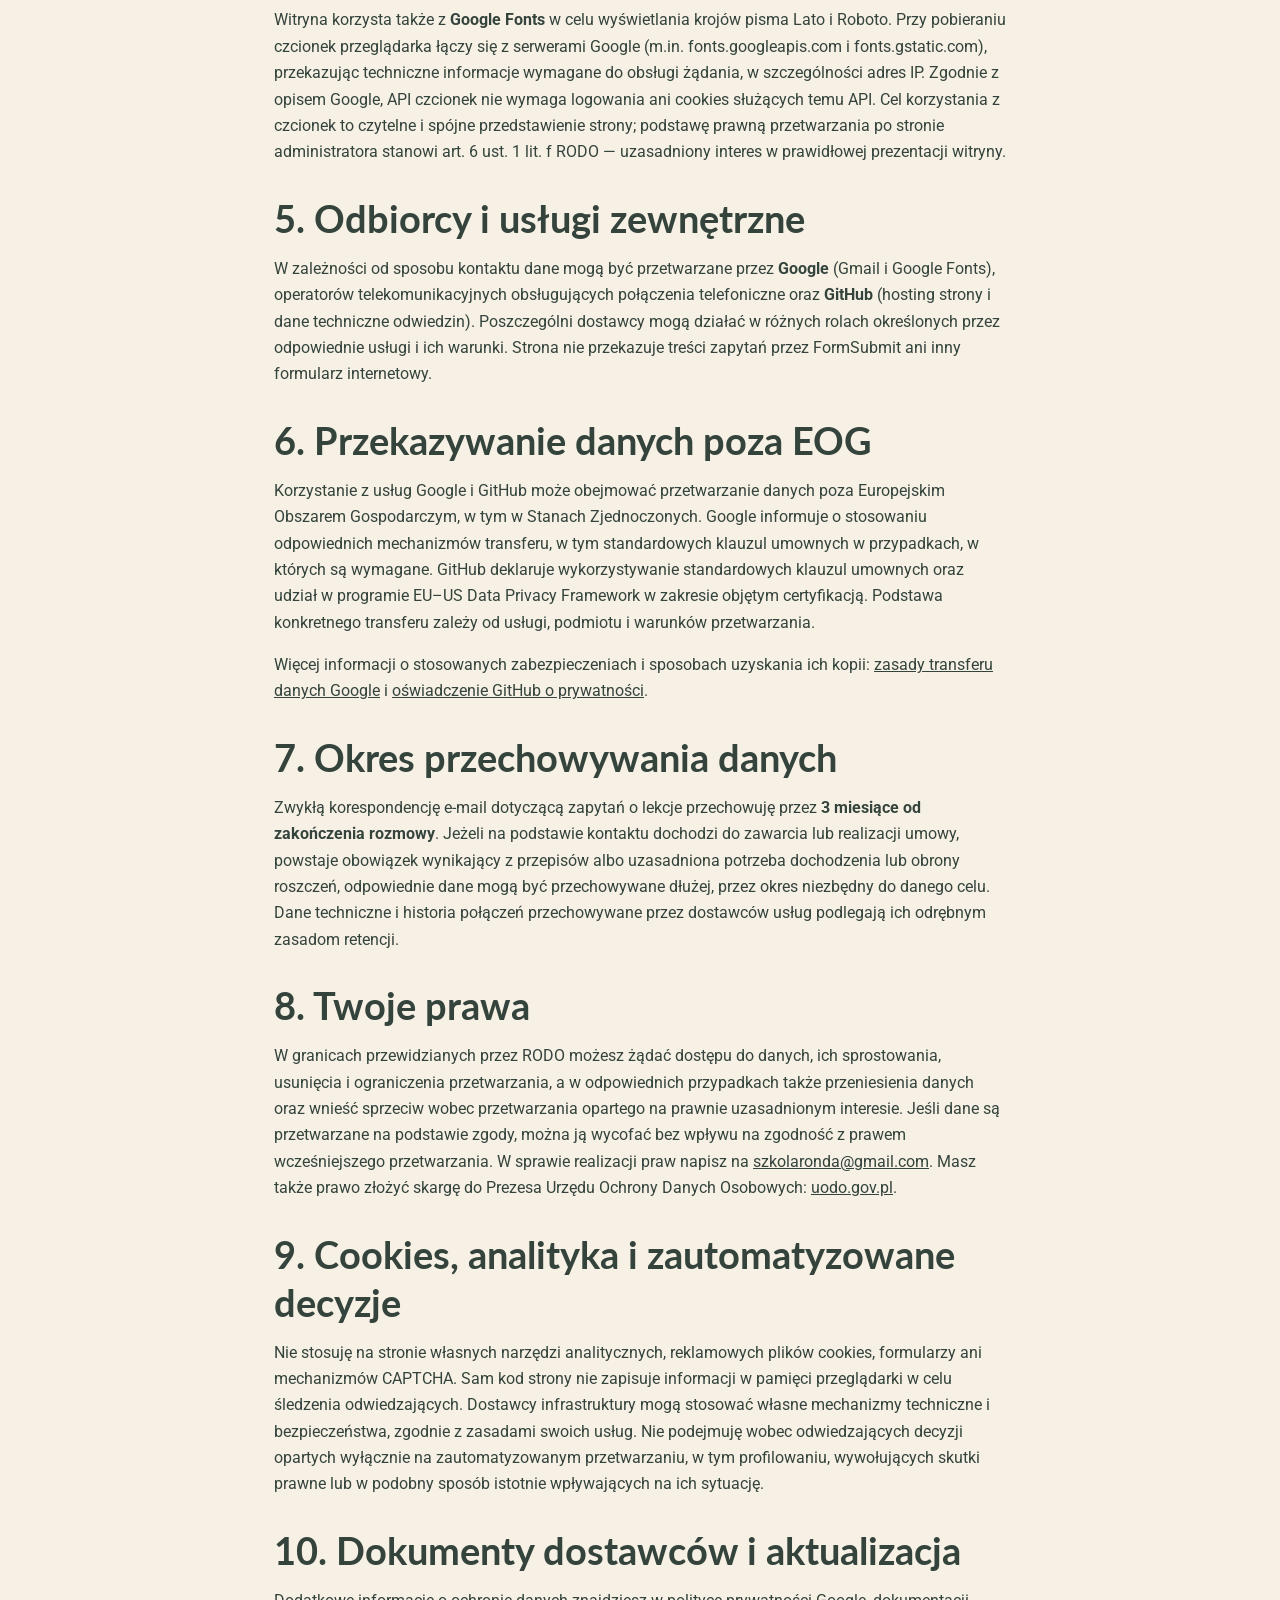
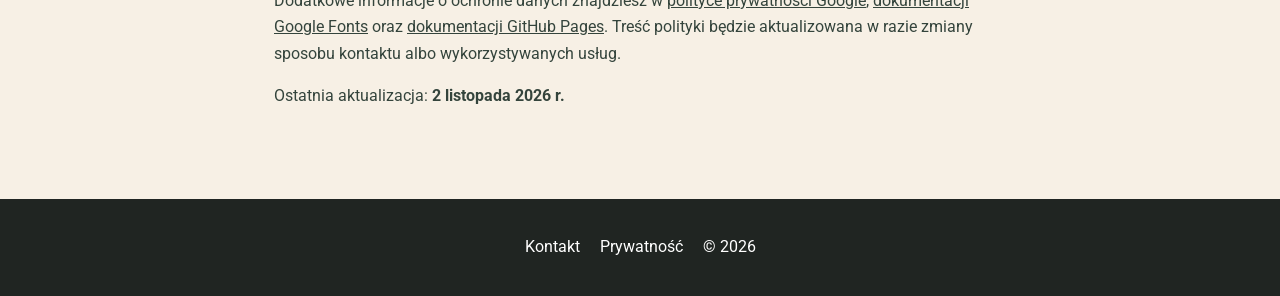
<file: polityka-prywatnosci.html>
<!doctype html><html lang="pl"><head><meta charset="UTF-8"><meta name="viewport" content="width=device-width,initial-scale=1"><meta name="description" content="Informacje o prywatności strony."><meta name="theme-color" content="#34443c"><title>Prywatność | RONDA — Szkoła Językowa</title><link rel="icon" href="assets/img/favicon.svg?v=20261110-ronda" type="image/svg+xml"><link rel="stylesheet" href="assets/css/style.css?v=20261110-ronda"></head><body><a class="skip" href="#main">Przejdź do treści</a><header class="header"><div class="wrap nav"><a class="brand" href="index.html"><img src="assets/img/logo-ronda.svg?v=20261110" alt="RONDA — Szkoła Językowa"></a><button id="menu-toggle" aria-label="Otwórz menu" aria-controls="main-nav" aria-expanded="false">☰</button><nav id="main-nav" aria-label="Menu główne"><a href="index.html" >Start</a><a href="o-mnie.html" >O mnie</a><a href="lekcje.html" >Lekcje i zapisy</a><a href="polaco.html" lang="es" title="Clases de polaco para hispanohablantes">Clases de polaco</a><a href="materialy.html" >Materiały</a><a href="kontakt.html" >Kontakt</a></nav></div></header><main id="main"><section class="page-hero"><div class="wrap"><h1>Polityka prywatności</h1><p>Informacje o danych i kontakcie na stronie „RONDA — Szkoła Językowa”.</p></div></section><section class="section"><div class="wrap reading">
<p>Strona „RONDA — Szkoła Językowa” przedstawia ofertę lekcji języka hiszpańskiego i polskiego. Kontakt ze mną odbywa się bezpośrednio telefonicznie lub pocztą e-mail. Na stronie nie ma formularza kontaktowego, kont użytkowników ani newslettera. Poniżej wyjaśniam, jakie dane mogą być przetwarzane podczas odwiedzin i kontaktu.</p>
<h2>1. Administrator danych</h2>
<p>Administratorem danych przekazanych bezpośrednio w związku z lekcjami jest <strong>Maciej Gattner</strong>, osoba fizyczna prowadząca lekcje hiszpańskiego bez zarejestrowanej działalności gospodarczej.</p>
<p>Kontakt w sprawach danych osobowych: <a href="mailto:szkolaronda@gmail.com">szkolaronda@gmail.com</a> lub telefon <a href="tel:+48603588769">603 588 769</a>.</p>
<h2>2. Dane otrzymywane podczas kontaktu</h2>
<p>Gdy napiszesz e-mail lub zadzwonisz, mogę przetwarzać Twój adres e-mail lub numer telefonu, imię (jeśli je podasz), treść wiadomości oraz informacje potrzebne do omówienia lekcji, np. poziom języka, cele nauki i możliwe terminy. Nie proszę o przesyłanie danych szczególnych kategorii, np. informacji o stanie zdrowia.</p>
<p>Kontakt jest dobrowolny. Nie musisz przekazywać danych, lecz bez możliwości odpowiedzi (np. adresu e-mail lub numeru telefonu) nie będę mógł odpowiedzieć na Twoje pytanie. Nie jest to obowiązek ustawowy.</p>
<h2>3. Cel i podstawa przetwarzania danych</h2>
<p>Otrzymane dane wykorzystuję do odpowiedzi na pytania i ustalenia warunków ewentualnych lekcji. Jeśli kontakt dotyczy przygotowania do zawarcia umowy na Twoje żądanie lub realizacji uzgodnionych lekcji, podstawą przetwarzania jest <strong>art. 6 ust. 1 lit. b RODO</strong>. W przypadku innych wiadomości i organizacji kontaktu podstawą jest <strong>art. 6 ust. 1 lit. f RODO</strong> — mój prawnie uzasadniony interes w prowadzeniu korespondencji i udzielaniu odpowiedzi. Jeżeli przepisy wymagają zachowania danych związanych z rozliczeniami, podstawą odpowiednich działań może być <strong>art. 6 ust. 1 lit. c RODO</strong>.</p>
<p>Nie wykorzystuję danych kontaktowych pozyskanych z takich zapytań do newslettera ani automatycznego marketingu.</p>
<h2>4. Hosting strony i czcionki Google Fonts</h2>
<p>Witryna działa na <strong>GitHub Pages</strong>. Zgodnie z dokumentacją GitHub podczas odwiedzin strony rejestrowany jest adres IP użytkownika w celach bezpieczeństwa. Mogą być także przetwarzane dane techniczne żądania, np. informacje o przeglądarce. Takie dane przetwarza dostawca hostingu zgodnie z własnymi zasadami. Nie otrzymuję od GitHub treści korespondencji wysyłanej bezpośrednio na mój e-mail.</p>
<p>Witryna korzysta także z <strong>Google Fonts</strong> w celu wyświetlania krojów pisma Lato i Roboto. Przy pobieraniu czcionek przeglądarka łączy się z serwerami Google (m.in. fonts.googleapis.com i fonts.gstatic.com), przekazując techniczne informacje wymagane do obsługi żądania, w szczególności adres IP. Zgodnie z opisem Google, API czcionek nie wymaga logowania ani cookies służących temu API. Cel korzystania z czcionek to czytelne i spójne przedstawienie strony; podstawę prawną przetwarzania po stronie administratora stanowi art. 6 ust. 1 lit. f RODO — uzasadniony interes w prawidłowej prezentacji witryny.</p>
<h2>5. Odbiorcy i usługi zewnętrzne</h2>
<p>W zależności od sposobu kontaktu dane mogą być przetwarzane przez <strong>Google</strong> (Gmail i Google Fonts), operatorów telekomunikacyjnych obsługujących połączenia telefoniczne oraz <strong>GitHub</strong> (hosting strony i dane techniczne odwiedzin). Poszczególni dostawcy mogą działać w różnych rolach określonych przez odpowiednie usługi i ich warunki. Strona nie przekazuje treści zapytań przez FormSubmit ani inny formularz internetowy.</p>
<h2>6. Przekazywanie danych poza EOG</h2>
<p>Korzystanie z usług Google i GitHub może obejmować przetwarzanie danych poza Europejskim Obszarem Gospodarczym, w tym w Stanach Zjednoczonych. Google informuje o stosowaniu odpowiednich mechanizmów transferu, w tym standardowych klauzul umownych w przypadkach, w których są wymagane. GitHub deklaruje wykorzystywanie standardowych klauzul umownych oraz udział w programie EU–US Data Privacy Framework w zakresie objętym certyfikacją. Podstawa konkretnego transferu zależy od usługi, podmiotu i warunków przetwarzania.</p>
<p>Więcej informacji o stosowanych zabezpieczeniach i sposobach uzyskania ich kopii: <a href="https://policies.google.com/privacy/frameworks?hl=pl">zasady transferu danych Google</a> i <a href="https://docs.github.com/en/site-policy/privacy-policies/github-general-privacy-statement">oświadczenie GitHub o prywatności</a>.</p>
<h2>7. Okres przechowywania danych</h2>
<p>Zwykłą korespondencję e-mail dotyczącą zapytań o lekcje przechowuję przez <strong>3 miesiące od zakończenia rozmowy</strong>. Jeżeli na podstawie kontaktu dochodzi do zawarcia lub realizacji umowy, powstaje obowiązek wynikający z przepisów albo uzasadniona potrzeba dochodzenia lub obrony roszczeń, odpowiednie dane mogą być przechowywane dłużej, przez okres niezbędny do danego celu. Dane techniczne i historia połączeń przechowywane przez dostawców usług podlegają ich odrębnym zasadom retencji.</p>
<h2>8. Twoje prawa</h2>
<p>W granicach przewidzianych przez RODO możesz żądać dostępu do danych, ich sprostowania, usunięcia i ograniczenia przetwarzania, a w odpowiednich przypadkach także przeniesienia danych oraz wnieść sprzeciw wobec przetwarzania opartego na prawnie uzasadnionym interesie. Jeśli dane są przetwarzane na podstawie zgody, można ją wycofać bez wpływu na zgodność z prawem wcześniejszego przetwarzania. W sprawie realizacji praw napisz na <a href="mailto:szkolaronda@gmail.com">szkolaronda@gmail.com</a>. Masz także prawo złożyć skargę do Prezesa Urzędu Ochrony Danych Osobowych: <a href="https://uodo.gov.pl/">uodo.gov.pl</a>.</p>
<h2>9. Cookies, analityka i zautomatyzowane decyzje</h2>
<p>Nie stosuję na stronie własnych narzędzi analitycznych, reklamowych plików cookies, formularzy ani mechanizmów CAPTCHA. Sam kod strony nie zapisuje informacji w pamięci przeglądarki w celu śledzenia odwiedzających. Dostawcy infrastruktury mogą stosować własne mechanizmy techniczne i bezpieczeństwa, zgodnie z zasadami swoich usług. Nie podejmuję wobec odwiedzających decyzji opartych wyłącznie na zautomatyzowanym przetwarzaniu, w tym profilowaniu, wywołujących skutki prawne lub w podobny sposób istotnie wpływających na ich sytuację.</p>
<h2>10. Dokumenty dostawców i aktualizacja</h2>
<p>Dodatkowe informacje o ochronie danych znajdziesz w <a href="https://policies.google.com/privacy?hl=pl">polityce prywatności Google</a>, <a href="https://developers.google.com/fonts/docs/technical_considerations">dokumentacji Google Fonts</a> oraz <a href="https://docs.github.com/en/pages/getting-started-with-github-pages/what-is-github-pages">dokumentacji GitHub Pages</a>. Treść polityki będzie aktualizowana w razie zmiany sposobu kontaktu albo wykorzystywanych usług.</p>
<p>Ostatnia aktualizacja: <strong>2 listopada 2026 r.</strong></p>
</div></section></main><footer><div class="wrap footer-inner"><div class="foot-links"><a href="kontakt.html">Kontakt</a><a href="polityka-prywatnosci.html">Prywatność</a><span>© <span id="year">2026</span></span></div></div></footer><script src="assets/js/main.js?v=20261109-opinie-karty" defer></script></body></html>
</file>
<file: assets/css/style.css>
@import url('https://fonts.googleapis.com/css2?family=Lato:wght@400;700;900&family=Roboto:wght@400;500;700&display=swap');
:root{--cream:#F7F0E5;--sand:#E8DDCA;--terra:#B85C43;--green:#34443C;--olive:#68765A;--ink:#34443C;--muted:#5F625A;--gold:#E9C79F}*{box-sizing:border-box}html{scroll-behavior:smooth}body{margin:0;background:var(--cream);color:var(--ink);font-family:Roboto,Arial,sans-serif;line-height:1.65}img{max-width:100%;display:block}h1,h2,h3{font-family:Lato,Arial,sans-serif;line-height:1.25;margin:0 0 16px}h1{font-size:clamp(2.1rem,5vw,3.6rem)}h2{font-size:clamp(1.65rem,3.6vw,2.4rem)}h3{font-size:1.1rem}p{margin:0 0 16px}a{color:inherit}.wrap{max-width:1080px;margin:auto;padding:0 24px}.skip{position:absolute;top:-100px;left:8px;background:#fff;z-index:10;padding:8px}.skip:focus{top:8px}.header{background:#202522;position:relative;z-index:5}.nav{display:flex;align-items:center;justify-content:space-between;gap:22px;min-height:116px;padding-top:5px;padding-bottom:5px}.brand{display:flex;flex:0 0 auto;align-items:center;justify-content:center;background:var(--cream);border-radius:7px;padding:4px;line-height:0}.brand img{display:block;width:130px;max-width:100%;height:auto}nav{display:flex;gap:22px;align-items:center}nav a{color:#fff;text-decoration:none;font-size:.95rem}nav a:hover,nav a[aria-current]{color:var(--gold)}#menu-toggle{display:none;background:none;border:1px solid #fff;color:#fff;border-radius:6px;padding:5px 12px;font-size:23px}.hero{background:var(--green);color:#fff}.hero-photo{height:clamp(190px,26vw,340px);background:linear-gradient(#0004,#0005),url('../img/nauka.jpg') center 43%/cover no-repeat}.hero-content{padding-top:42px;padding-bottom:52px}.hero h1{margin-bottom:18px}.hero-content>p:not(.eyebrow){max-width:620px;font-size:1.12rem}.hero-price{color:var(--gold);font-weight:700;margin:20px 0 25px}.eyebrow{text-transform:uppercase;color:var(--terra);font-weight:700;letter-spacing:.06em;font-size:.78rem;margin-bottom:16px}.hero .eyebrow,.dark .eyebrow{color:var(--gold)}.actions{display:flex;gap:12px;flex-wrap:wrap}.btn{appearance:none;display:inline-block;background:var(--terra);color:white;border:1px solid var(--terra);border-radius:9px;padding:12px 22px;text-decoration:none;cursor:pointer;font:700 1rem Roboto,Arial,sans-serif;text-align:center}.btn:hover{filter:brightness(.94)}.btn-light{background:var(--cream);border-color:var(--cream);color:var(--green)}.btn-outline-light{background:transparent;border-color:var(--cream);color:var(--cream)}.btn-line{background:transparent;color:var(--terra)}.btn.full{display:block;margin-top:16px}.section{padding:74px 0}.section:nth-of-type(odd){background:#F1E7D8}.section.dark{background:var(--green);color:white}.lead{font-size:1.06rem;max-width:750px;color:var(--muted)}.dark .lead{color:#F0E6D8}.split{display:grid;grid-template-columns:minmax(0,1fr) minmax(0,1.2fr);align-items:center;gap:45px;margin-top:25px}.portrait{width:100%;max-width:400px;max-height:470px;object-fit:cover;object-position:center 35%;border-radius:18px}.cards{display:grid;gap:16px;margin-top:24px}.two{grid-template-columns:repeat(2,minmax(0,1fr))}.three{grid-template-columns:repeat(3,minmax(0,1fr))}.offer-grid{display:grid;grid-template-columns:repeat(2,minmax(0,1fr));gap:13px;margin-top:23px}.offer-card{background:white;border-radius:15px;padding:20px;display:flex;align-items:flex-start;gap:16px}.offer-card p{color:#625D56;font-size:.91rem;margin:0}.offer-card h3{margin:0 0 5px}.offer-icon{font-size:25px}.price-card,.tile,.material-card{background:white;border:1px solid #E2D4C4;border-radius:16px;padding:25px}.price-card h3{margin-bottom:20px}.price{font-size:2rem;color:var(--terra);font-weight:900;margin-bottom:5px}.price.alt{font-size:1.35rem;color:var(--green)}.price-card p:last-child{color:var(--muted);margin:0}.tile{text-decoration:none;color:var(--green)}.tile>span{font-size:26px}.tile h3{margin:8px 0}.tile p{color:var(--muted);margin:0}.dark .tile{color:var(--green)}.page-hero{background:var(--green);color:white;padding:68px 0}.page-hero p{max-width:750px}.page-hero .eyebrow{color:var(--gold)}.reading{max-width:780px}.reading h2{margin:28px 0 14px}.note{background:#fff4db;border-left:4px solid var(--terra);padding:14px 18px;border-radius:6px;color:#604e3f}.steps{padding-left:24px}.steps li{margin:12px 0}.filters{display:grid;grid-template-columns:2fr 1fr 1fr;gap:12px;margin:0 0 16px}.filters label,.contact-form label{font-weight:700;font-size:.88rem;display:block}input,select,textarea{width:100%;padding:12px;border:1px solid #c8b9a7;border-radius:9px;font:inherit;background:#fff;color:var(--ink);margin-top:6px}input:focus,select:focus,textarea:focus{outline:2px solid var(--terra);outline-offset:1px}.small{font-size:.82rem;color:var(--olive);margin-top:12px}.center{text-align:center}.material-card{display:flex;flex-direction:column;gap:9px}.material-card h3{margin:0}.material-card p{color:var(--muted);font-size:.92rem;margin:0;flex:1}.chip{display:inline-block;font-size:.74rem;background:#E9DCC8;border-radius:30px;padding:3px 9px;width:max-content;font-weight:700}.material-card a{color:var(--terra);font-weight:700}.back{display:inline-block;margin-bottom:15px;color:var(--terra)}.example{padding:13px 16px;background:white;border-left:3px solid var(--olive);margin:10px 0;border-radius:5px}.example strong{display:block}.example span{color:var(--muted)}fieldset{border:1px solid #D8C9B7;border-radius:12px;padding:18px;margin:18px 0;background:#fff}legend{font-weight:700;padding:0 5px}.answer{display:block;margin:9px 0}.answer input{width:auto;margin:0 8px 0 0}.feedback{font-size:.9rem;margin-top:8px;font-weight:700}.contact-form{display:grid;gap:18px}.foot-links{display:flex;gap:20px;flex-wrap:wrap}footer{background:#202522;color:white;padding:35px 0}.footer-inner{display:flex;justify-content:space-between;gap:25px}.footer-inner p{max-width:440px;font-size:.88rem;color:#d5d2ca;margin:7px 0 0}footer a{text-decoration:none}footer a:hover{text-decoration:underline}[hidden]{display:none!important}:focus-visible{outline:3px solid #DCA96C;outline-offset:3px}@media(max-width:750px){.nav{min-height:84px;padding-top:5px;padding-bottom:5px}.brand img{width:90px}#menu-toggle{display:block;order:2}nav{display:none;position:absolute;top:100%;left:0;right:0;background:#202522;padding:12px 24px 22px;flex-direction:column;align-items:flex-start}nav.open{display:flex}.hero-photo{height:225px}.hero-content{padding-top:35px;padding-bottom:35px}.section{padding:48px 0}.split,.offer-grid,.two,.three{grid-template-columns:1fr}.portrait{max-width:340px;max-height:450px}.filters{grid-template-columns:1fr}.footer-inner{flex-direction:column}.wrap{padding-left:18px;padding-right:18px}.actions{flex-direction:column}.actions .btn{width:100%}}@media print{.header,footer,.btn,.back,.contact-form,.actions{display:none!important}body{background:#fff!important}.section,.page-hero{background:#fff!important;color:#000!important;padding:12px}.wrap{max-width:100%}.quiz button{display:none}}

/* Czytelne zakończenie sekcji kontaktowej na stronie głównej. */
.contact-tagline{font-family:Lato,Arial,sans-serif;font-size:clamp(1.1rem,2.2vw,1.3rem);font-weight:900;line-height:1.4;color:var(--green);margin:20px 0 0;padding-left:14px;border-left:4px solid var(--terra);text-align:left}

/* Rozbudowane materiały dydaktyczne: wyjaśnienia, czytanki i słowniczki. */
.grammar-rule{background:#fff;border:1px solid #e2d4c4;border-radius:12px;padding:18px 20px;margin:14px 0}
.grammar-rule h3{color:var(--terra);font-size:1.13rem;margin:0 0 8px}
.grammar-rule p{margin:0 0 10px}
.grammar-rule p:last-child{margin-bottom:0}
.grammar-rule-example{background:#f7f0e5;border-left:3px solid var(--olive);padding:8px 12px;border-radius:3px}
.grammar-rule-example strong{color:var(--green)}
.reading-text{background:#fff;border-left:5px solid var(--terra);border-radius:10px;padding:23px 25px;font-size:1.08rem;line-height:1.85}
.reading-text p:last-child{margin-bottom:0}
.lesson-glossary{display:grid;grid-template-columns:repeat(2,minmax(0,1fr));gap:10px 15px}
.glossary-entry{background:#fff;border:1px solid #e2d4c4;padding:12px 15px;border-radius:9px}
.glossary-entry dt{font-weight:700;color:var(--green)}
.glossary-entry dd{margin:4px 0 0;color:var(--muted)}
.quiz-heading{margin:24px 0 12px;color:var(--terra)}
.quiz fieldset:focus-within{border-color:var(--terra)}
@media(max-width:750px){.lesson-glossary{grid-template-columns:1fr}.reading-text{padding:18px}}


/* Gry edukacyjne: krzyżówki, wykreślanki oraz uzupełnianie luk. */
.game-panel{background:#fffaf2;border:1px solid #e2d4c4;border-radius:18px;padding:clamp(16px,3vw,30px);max-width:100%}
.game-instruction{color:var(--muted);max-width:760px;margin:0 0 22px}
.game-grid-scroll{max-width:100%;overflow-x:auto;overflow-y:hidden;padding-bottom:9px;overscroll-behavior-x:contain}
.cross-grid,.search-grid{--cell:39px;display:grid;grid-template-columns:repeat(var(--cols),var(--cell));gap:3px;width:max-content;margin:auto;padding:12px;background:#e8ddca;border-radius:12px}
.cross-cell,.search-cell{width:var(--cell);height:var(--cell);position:relative}
.cross-cell.blocked{background:transparent}
.cross-cell .cross-num{position:absolute;top:0;left:3px;font-size:.57rem;line-height:1.3;color:#4e5d55;pointer-events:none;z-index:1}
.cross-cell .cross-letter{display:block;width:100%;height:100%;margin:0;padding:9px 2px 0;background:white;color:#162b26;text-align:center;font:700 1.13rem Lato,Arial,sans-serif;border:1px solid #cbbda9;border-radius:3px;min-width:0}
.cross-cell.active .cross-letter{background:#fff4d6;border-color:#b78547}
.cross-cell.incorrect .cross-letter{background:#ffe5e0;border:2px solid #b85c43}
.cross-clues{display:grid;grid-template-columns:repeat(2,minmax(0,1fr));gap:22px;margin-top:25px}
.cross-clue-panel{min-width:0}
.cross-clue-panel h3{color:var(--terra);margin:0 0 12px}
.cross-clue{display:block;width:100%;margin:0 0 7px;padding:11px 13px;text-align:left;line-height:1.5;font:inherit;color:var(--green);background:white;border:1px solid #e2d4c4;border-radius:8px;cursor:pointer}
.cross-clue:hover,.cross-clue[aria-pressed="true"]{background:#fff0d1;border-color:#bf936a}
.search-cell{display:flex;align-items:center;justify-content:center;border:1px solid #d8c9b7;background:white;color:#253b32;border-radius:5px;cursor:pointer;font:700 1rem Lato,Arial,sans-serif;padding:0;touch-action:manipulation}
.search-cell:hover{background:#fff0d1}
.search-cell.chosen{background:#ffd388;border:2px solid var(--terra)}
.search-cell.found{background:#cadfc5;border-color:#4d7c51;color:#173e25}
.search-cell.chosen.found{outline:2px solid var(--terra)}
.search-words{list-style:none;display:grid;grid-template-columns:repeat(auto-fit,minmax(115px,1fr));gap:9px;margin:16px 0;padding:0}
.search-words li{border:1px solid #e2d4c4;background:white;border-radius:8px;padding:8px 10px;font-weight:700;text-align:center;letter-spacing:.025em}
.search-words li.word-found{background:#e2f0df;color:#3b6841;text-decoration:line-through}
.game-progress{font-weight:700;margin:18px 0 0}
.game-actions{display:flex;flex-wrap:wrap;align-items:center;gap:10px;margin-top:22px}
.game-actions .btn{min-height:44px}
.game-status{margin:18px 0 0;font-weight:700;min-height:1.5em;color:var(--green)}
.gap-paragraph{background:white;border:1px solid #e2d4c4;border-radius:12px;padding:18px 20px;line-height:2.8;font-size:1.06rem}
.gap-inline{display:inline-flex;align-items:center;gap:5px;margin:2px 4px 2px 2px;vertical-align:baseline}
.gap-input{width:12ch;max-width:38vw;min-width:8ch;margin:0;padding:6px 7px;border-radius:6px;border:1.5px solid #bca38c;background:#fff;font:700 1rem Roboto,Arial,sans-serif;text-align:center}
.gap-input.gap-correct{border-color:#34834d;background:#eaf7e9}
.gap-input.gap-wrong{border-color:#b85c43;background:#ffece4}
.gap-hint{color:#625d56;font-size:.68rem;white-space:normal;line-height:1.3;max-width:140px}
.gap-bank{background:#f7f0e5;border:1px solid #e2d4c4;border-radius:12px;padding:16px;margin:0 0 22px}
.gap-bank h3{font-size:1rem;margin-bottom:12px}
.gap-bank-list{display:flex;flex-wrap:wrap;gap:8px}
.gap-bank-button{border:1px solid #bea790;background:white;color:var(--green);font:700 .94rem Roboto,Arial,sans-serif;border-radius:20px;padding:8px 14px;cursor:pointer}
.gap-bank-button:hover{background:#fff0d1}
.gap-feedback{padding-left:22px;margin-top:20px}
.gap-feedback li{margin:7px 0}
.feedback-ok{color:#267343}
.feedback-error{color:#8f4333}
.game-library{border-top:1px solid #e2d4c4}
.game-library .filters{max-width:310px;display:block;margin:15px 0 20px}
.game-library .filters select{margin-top:6px}
@media(max-width:750px){
.cross-grid,.search-grid{--cell:33px;gap:2px;padding:9px}
.cross-cell .cross-letter{font-size:.95rem;padding-top:7px}
.cross-cell .cross-num{font-size:.49rem;left:2px}
.cross-clues{grid-template-columns:1fr;gap:17px}
.game-actions{flex-direction:column;align-items:stretch}
.game-actions .btn{width:100%}
.gap-paragraph{padding:12px;line-height:2.5}
.gap-hint{max-width:110px;font-size:.62rem}
.game-panel{padding:12px}
}
@media print{.game-actions,.game-status,.gap-bank{display:none!important}.game-panel{border:none;padding:0}.cross-grid,.search-grid{print-color-adjust:exact;-webkit-print-color-adjust:exact}.gap-input{border:1px solid #777}}


/* Bezpłatna lekcja próbna online */
.hero-trial{max-width:680px;margin:-7px 0 25px;font-size:1rem!important;line-height:1.6;color:#f4eadb}
.hero-trial strong{color:#ffe2a8}
.hero-trial a{color:#ffe2a8;font-weight:700;text-decoration:underline;text-underline-offset:3px}
.trial-card{margin:28px 0 24px;padding:26px 28px;border-radius:15px;border:1px solid #ead3b5;border-left:5px solid var(--terra);background:#fff9ed;box-shadow:0 3px 16px #34443c0b;scroll-margin-top:22px}
.trial-card h3{font-size:clamp(1.3rem,2.5vw,1.62rem);margin:10px 0 13px;color:var(--green)}
.trial-card p{color:#4f554c;max-width:690px}
.trial-card .btn{margin-top:5px}
.trial-label{display:inline-block;font-size:.77rem;font-weight:900;letter-spacing:.075em;color:#a34c33}
.trial-promo{display:flex;align-items:center;justify-content:space-between;gap:28px;margin-top:25px;padding:24px 26px;border-radius:15px;background:#fffaf2;border:1px solid #e3d0b7;border-left:5px solid var(--terra)}
.trial-promo h3{font-size:clamp(1.15rem,2.2vw,1.42rem);margin:6px 0 8px;color:var(--green)}
.trial-promo p{color:#565b52;margin:0;max-width:610px}
.trial-promo .btn{flex:0 0 auto}
@media(max-width:750px){.trial-card{padding:20px 18px}.trial-promo{flex-direction:column;align-items:stretch;padding:21px 18px;gap:18px}.trial-promo .btn{width:100%}.hero-trial{font-size:.95rem!important}}

/* Większy odstęp pod zaproszeniem na lekcję próbną w sekcji zapisów. */
.lesson-trial-card{margin-top:28px;margin-bottom:46px}
@media(max-width:750px){.lesson-trial-card{margin-bottom:34px}}

/* Nawigacja po dodaniu strony Polaco con Maciej */
@media (min-width:751px) and (max-width:1020px){
  .nav{gap:12px}
  .brand img{width:110px}
  nav{gap:12px}
  nav a{font-size:.86rem}
}
@media (min-width:751px) and (max-width:900px){
  .nav{min-height:84px}
  .brand img{width:90px}
  #menu-toggle{display:block;order:2}
  nav{display:none;position:absolute;top:100%;left:0;right:0;background:#202522;padding:12px 24px 22px;flex-direction:column;align-items:flex-start;gap:14px}
  nav.open{display:flex}
  nav a{font-size:.95rem}
}

/* Opinie uczniów na stronie głównej — statyczne karty, bez karuzeli */
.testimonials-section{background:#fcf7ed}
.testimonials-lead{max-width:760px;margin-bottom:32px}
.testimonials-grid{display:grid;grid-template-columns:repeat(2,minmax(0,1fr));gap:24px;align-items:stretch}
.testimonial-card{min-width:0;background:#fff;border:1px solid #e7d9c8;border-radius:18px;padding:clamp(22px,3vw,34px);box-shadow:0 7px 24px #34443c0c;display:flex;flex-direction:column}
.testimonial-kicker{display:block;margin-bottom:18px;color:#a34c33;font-size:.74rem;font-weight:850;letter-spacing:.085em}
.testimonial-details{margin:0;flex:1}
.testimonial-details summary{list-style:none;cursor:pointer}
.testimonial-details summary::-webkit-details-marker{display:none}
.testimonial-details summary::marker{content:""}
.testimonial-excerpt{display:block;font-size:clamp(1rem,1.7vw,1.12rem);line-height:1.75;font-style:italic;color:var(--green);overflow-wrap:anywhere}
.testimonial-action{display:inline-flex;align-items:center;margin-top:17px;color:var(--terra);font-weight:800;font-size:.93rem;text-decoration:underline;text-underline-offset:4px}
.testimonial-action-close,.testimonial-details[open] .testimonial-action-open{display:none}
.testimonial-details[open] .testimonial-action-close{display:inline}
.testimonial-details[open] .testimonial-excerpt{display:none}
.testimonial-details summary:hover .testimonial-action{color:#8f3e2a}
.testimonial-details summary:focus-visible{outline:3px solid var(--terra);outline-offset:6px;border-radius:4px}
.testimonial-full{margin:20px 0 0;padding:0;border:0;color:#4b554d;font-size:1rem;line-height:1.8;overflow-wrap:anywhere}
.testimonial-full p{margin:0 0 14px}
.testimonial-full p:last-child{margin-bottom:0}
.testimonial-author{display:block;margin-top:25px;padding-top:16px;border-top:1px solid #efe7dc;font-style:normal;font-weight:800;color:var(--green)}
@media(max-width:750px){.testimonials-grid{grid-template-columns:1fr;gap:18px}.testimonials-lead{margin-bottom:25px}.testimonial-card{padding:23px 20px}}

/* Klawiatura z hiszpańskimi znakami w krzyżówkach i lukach */
.spanish-keyboard{display:flex;align-items:center;flex-wrap:wrap;gap:8px;padding:12px 14px;margin:16px 0 22px;background:#f7f0e5;border:1px solid #dfcbb1;border-radius:12px;position:sticky;top:8px;z-index:3;box-shadow:0 3px 12px #34443c12}
.spanish-keyboard-label{font-size:.88rem;font-weight:800;color:var(--green);margin-right:4px}
.spanish-key{min-width:42px;min-height:44px;padding:7px 10px;background:white;color:var(--green);border:1.5px solid #c5ae92;border-radius:9px;cursor:pointer;font:700 1.16rem Roboto,Arial,sans-serif;line-height:1}
.spanish-key:hover{background:#fff3d8;border-color:var(--terra)}
.spanish-key:active{background:#fce3c8}
.spanish-key:focus-visible{outline:3px solid var(--terra);outline-offset:2px}
@media(max-width:750px){.spanish-keyboard{gap:6px;padding:10px;margin:12px 0 18px;top:4px}.spanish-keyboard-label{flex:1 0 100%;margin-bottom:2px}.spanish-key{min-width:39px;min-height:44px;padding:7px 9px}}
@media print{.spanish-keyboard{display:none}}

/* Przy nieparzystej liczbie opinii ostatnia karta zajmuje cały drugi rząd. */
@media(min-width:751px){.testimonials-grid>.testimonial-card:last-child:nth-child(odd){grid-column:1/-1}}

/* Historia nazwy RONDA w sekcji O mnie */
.ronda-story-section{background:#fcf8f1!important}
.ronda-story{display:grid;grid-template-columns:minmax(0,.85fr) minmax(0,1.4fr);gap:clamp(22px,4vw,58px);padding:clamp(25px,4.5vw,52px);border:1px solid #e7d9c8;border-left:5px solid var(--terra);border-radius:18px;background:#fff;box-shadow:0 8px 28px #34443c0b}
.ronda-story-intro{min-width:0}
.ronda-story-intro h2{font-size:clamp(1.9rem,4.5vw,3.1rem);letter-spacing:-.035em;color:var(--green)}
.ronda-story-motto{font-size:clamp(1.1rem,2.6vw,1.42rem);font-weight:700;line-height:1.5;color:var(--terra);max-width:230px}
.ronda-story-text{min-width:0;color:#4e594f}
.ronda-story-text p:last-child{margin-bottom:0}
.ronda-story-text strong{color:var(--green)}
@media(max-width:750px){.ronda-story{grid-template-columns:1fr;gap:15px;padding:24px 20px}.ronda-story-motto{max-width:none}}

/* RONDA — nowe pionowe logo z mostem i podpisem szkoły */
.brand img[src*="logo-ronda.svg"]{width:150px;height:auto}
@media(max-width:1020px){.brand img[src*="logo-ronda.svg"]{width:120px}}
@media(max-width:750px){.brand img[src*="logo-ronda.svg"]{width:104px}}

/* Stopka po usunięciu opisu marki — wyśrodkowane linki */
.footer-inner{justify-content:center}.foot-links{justify-content:center;align-items:center}
</file>
